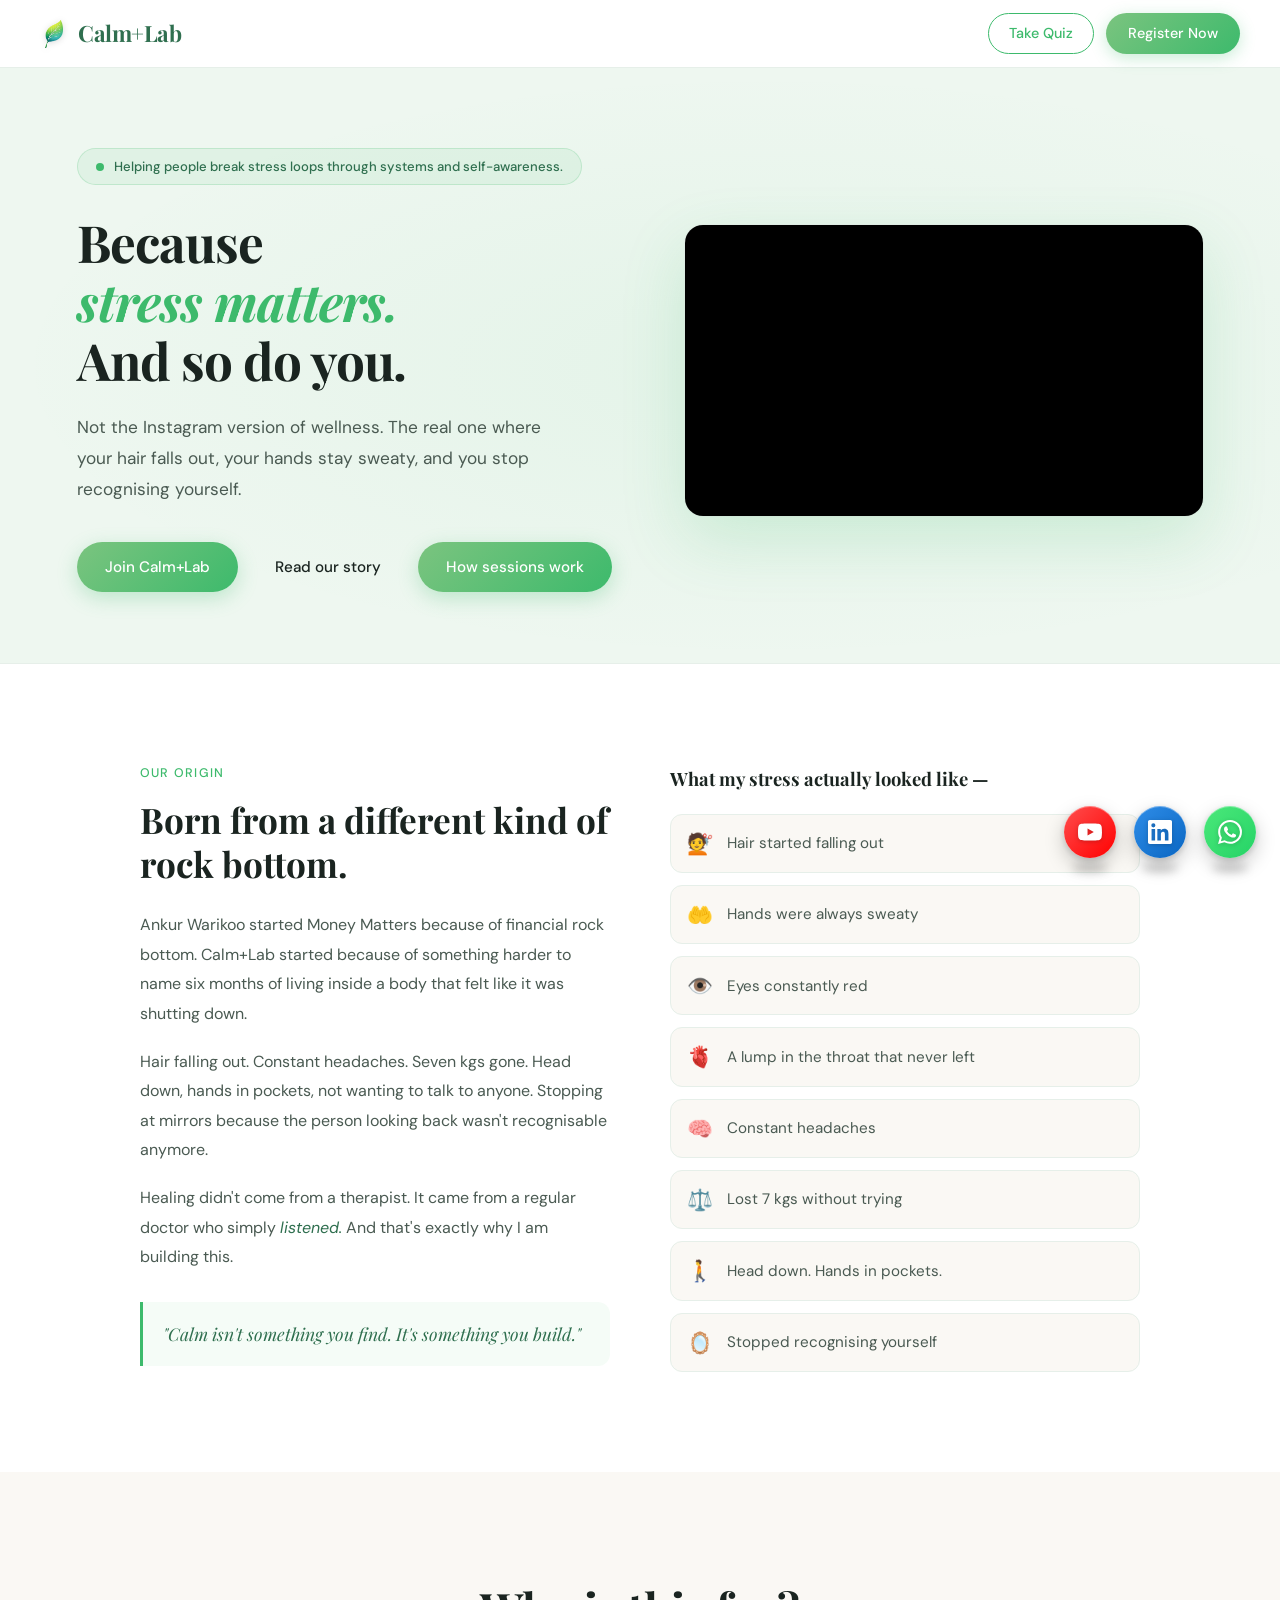
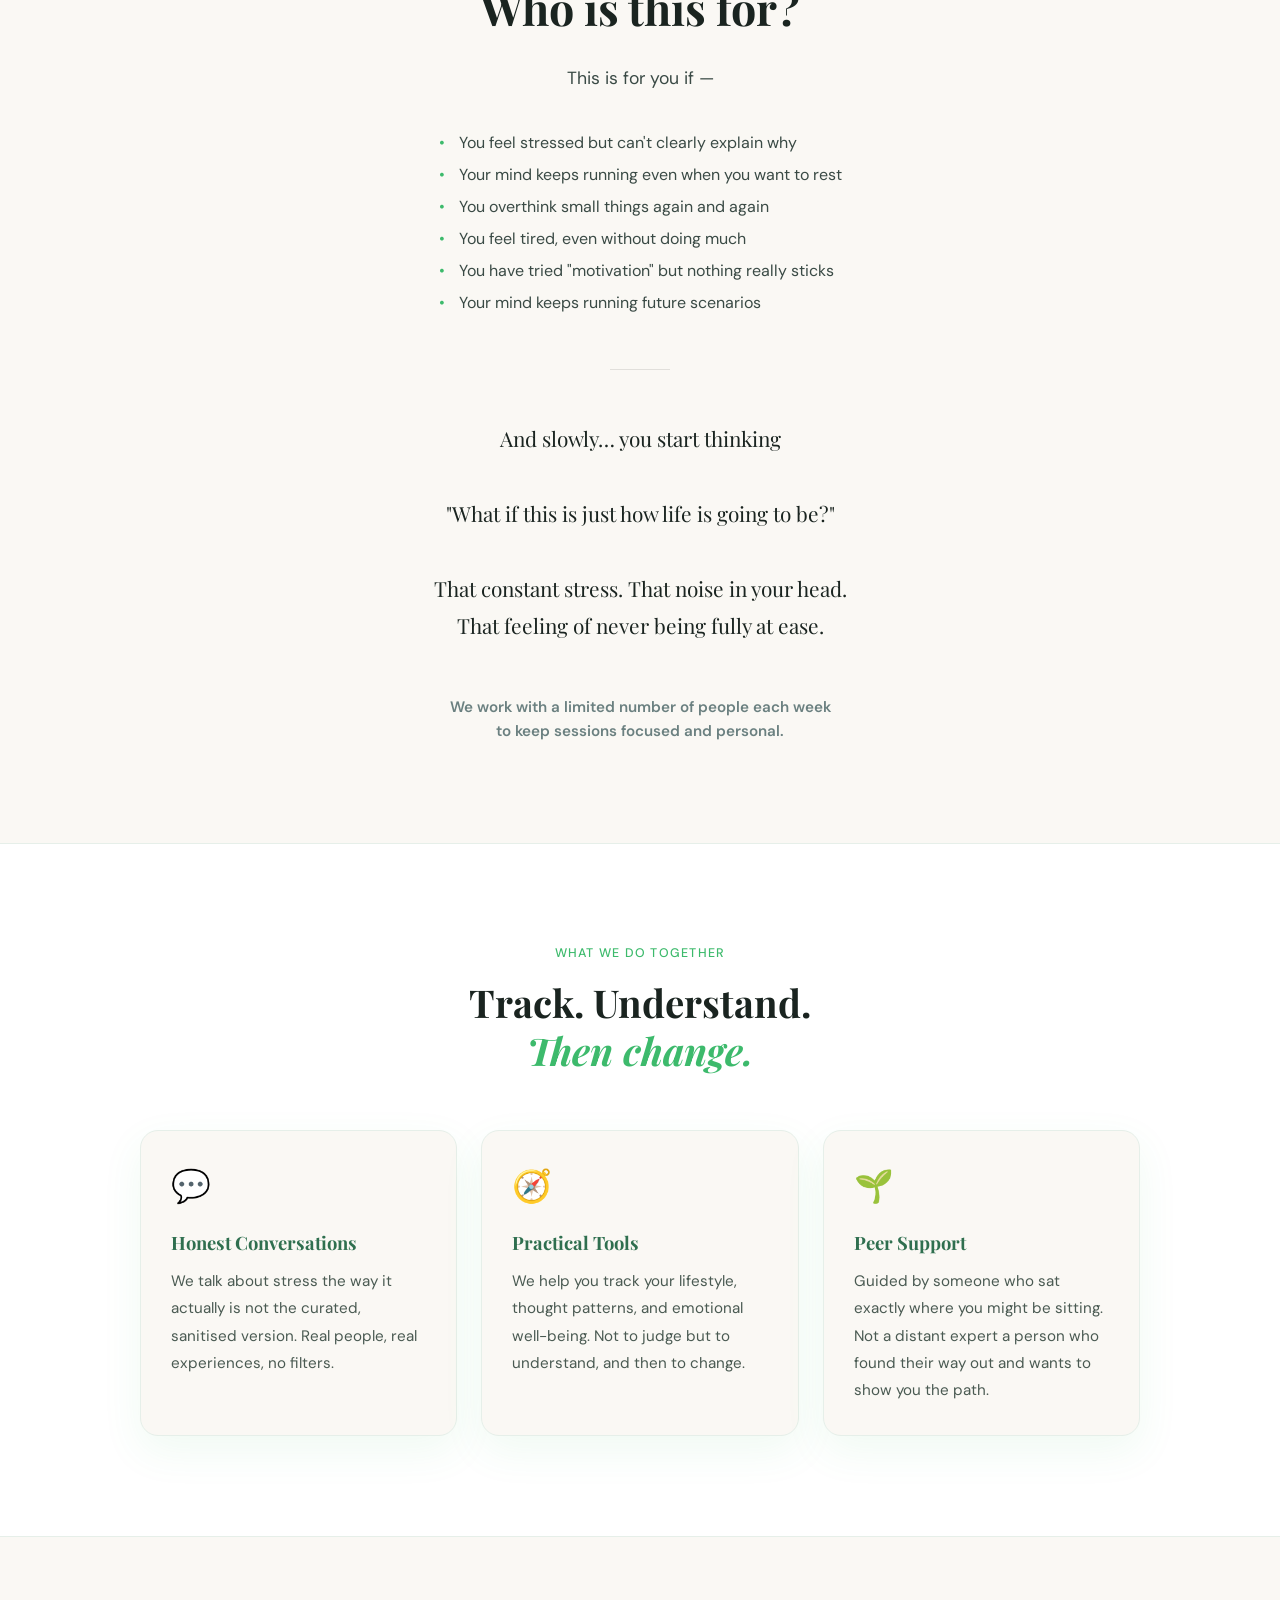
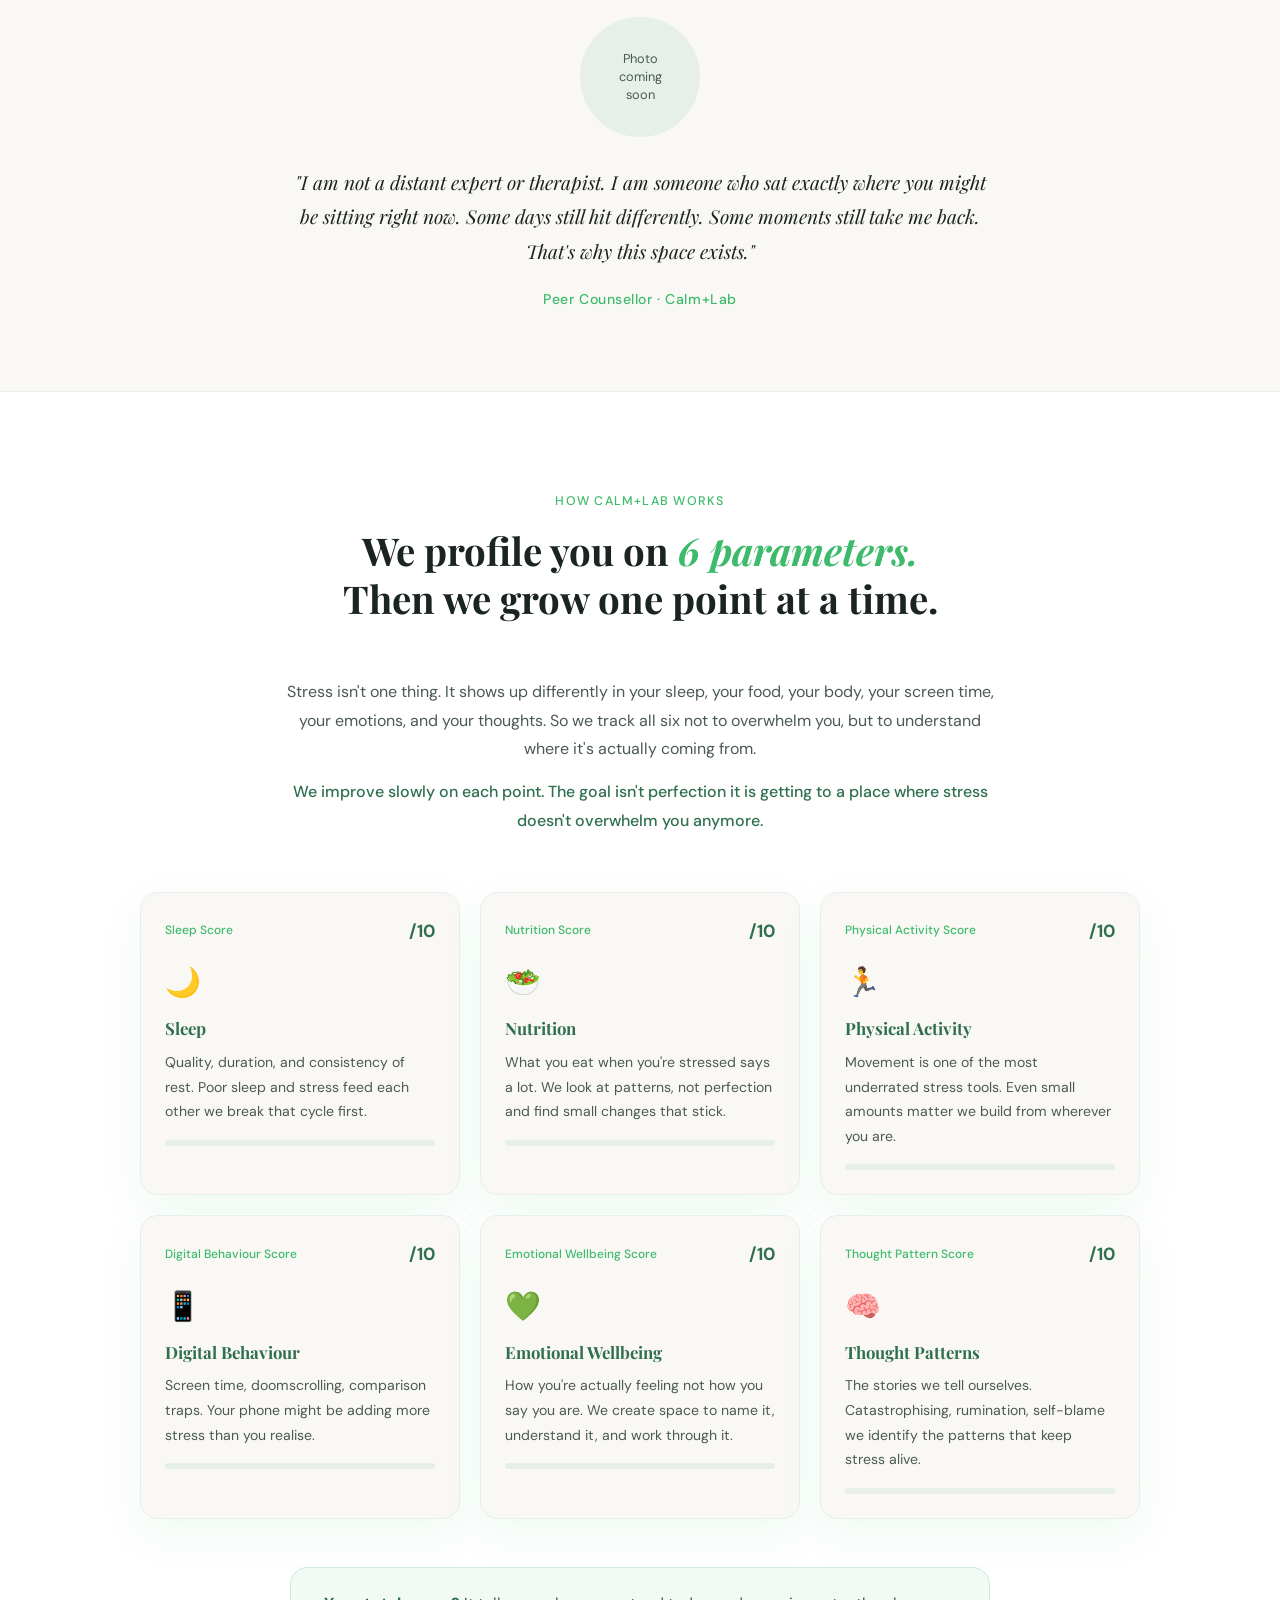
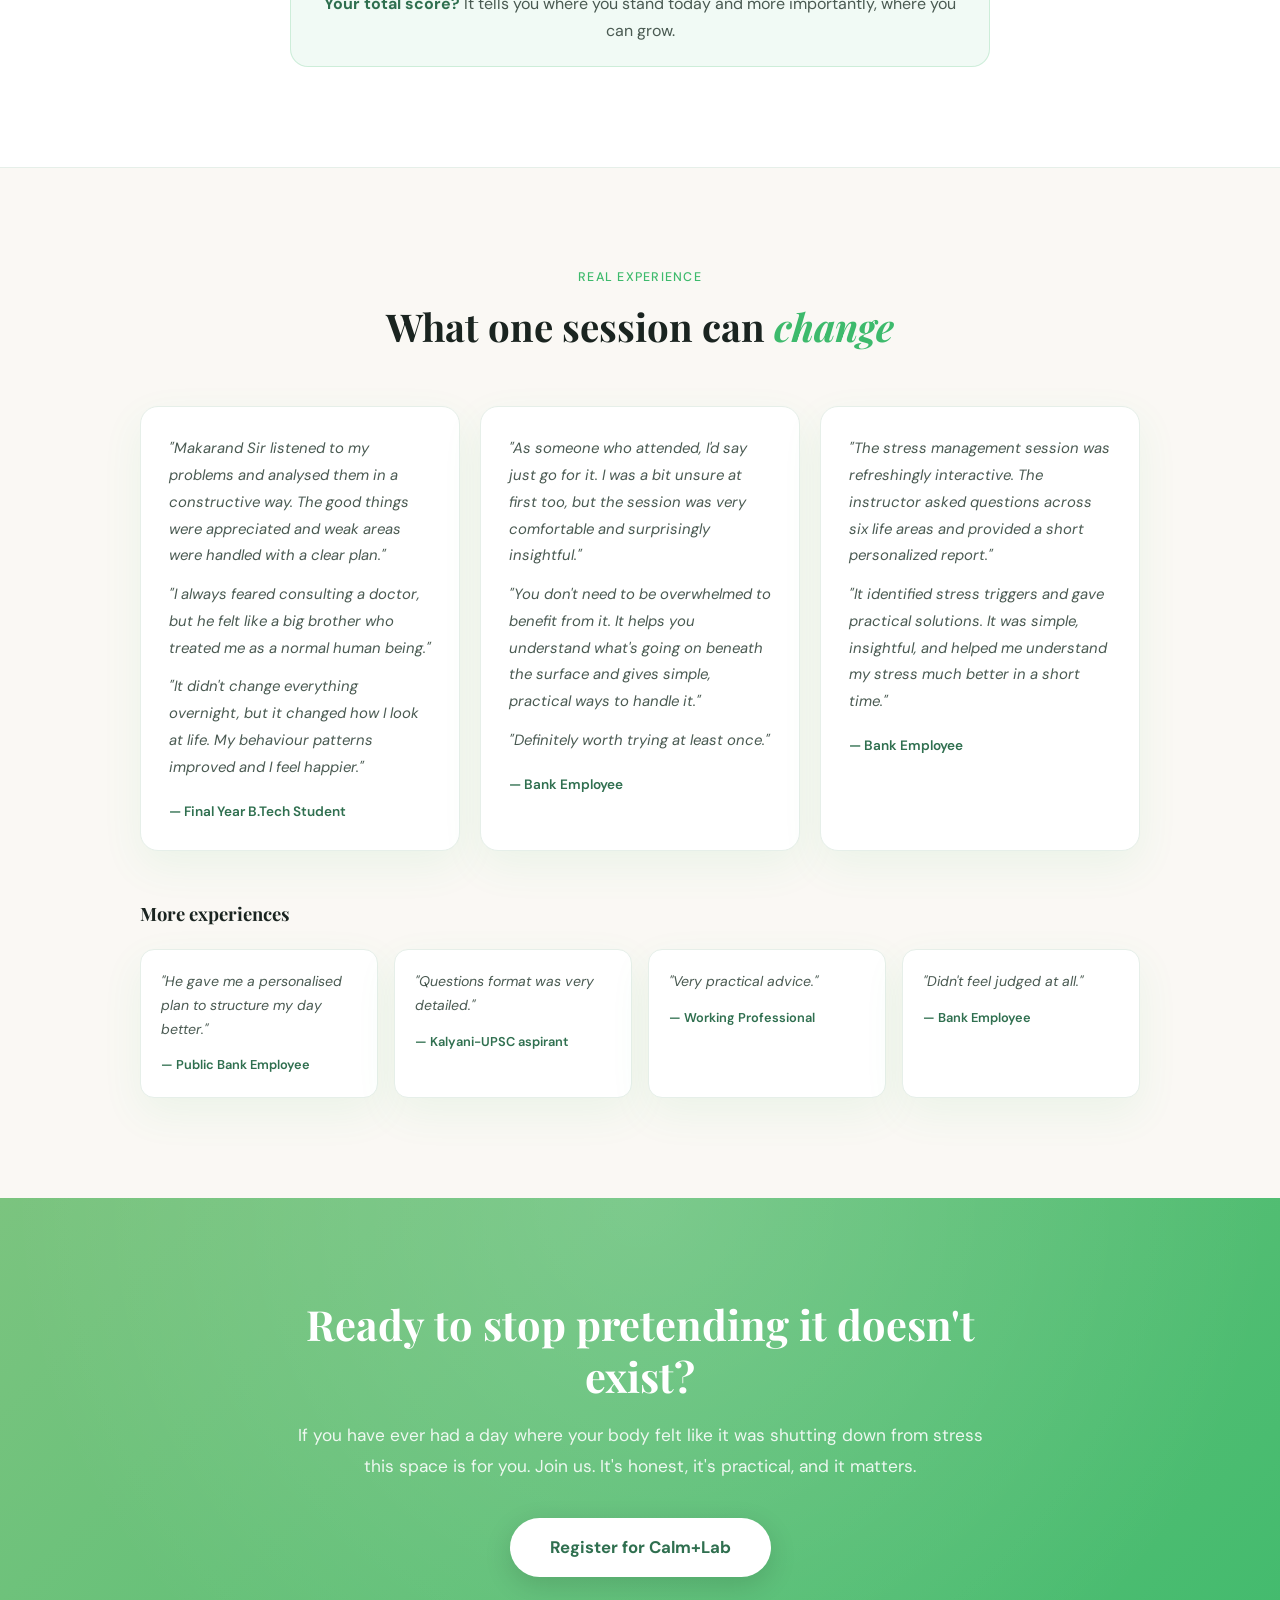
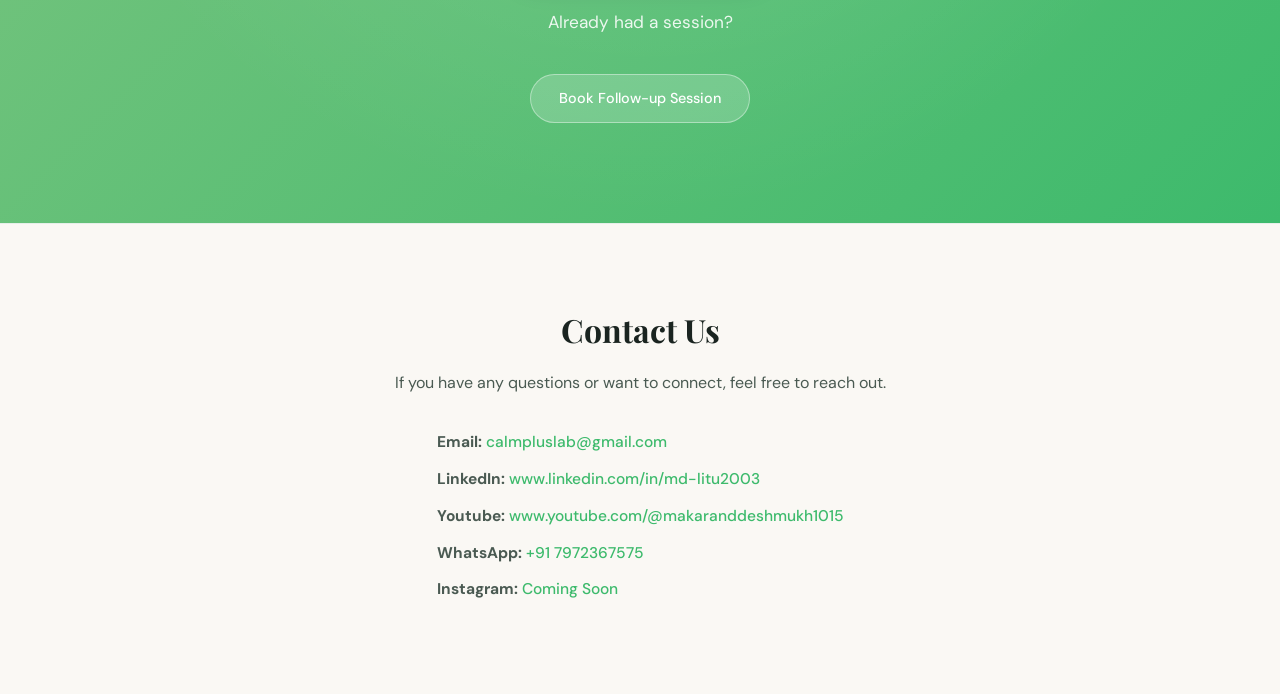
<file: index.html>
<!DOCTYPE html>
<html lang="en">
<head>
  <meta charset="UTF-8">
  <meta name="viewport" content="width=device-width, initial-scale=1.0">
  <title>Calm+Lab</title>
  <link rel="preconnect" href="https://fonts.googleapis.com">
  <link rel="preconnect" href="https://fonts.gstatic.com" crossorigin>
  <link href="https://fonts.googleapis.com/css2?family=Playfair+Display:ital,wght@0,400;0,600;0,700;1,400;1,600&family=DM+Sans:wght@300;400;500&display=swap" rel="stylesheet">
  <link rel="stylesheet" href="index.css">
</head>
<body>

<!-- NAV -->
<nav>
  <div class="nav-logo-text">
    <img src="logo.png" alt="Calm+Lab leaf logo" class="nav-logo-img">
    <span class="brand">Calm+Lab</span>
  </div>
  <div class="nav-actions">
    <a href="quiz.html" class="nav-quiz">Take Quiz</a>
    <a href="https://forms.gle/Rzusw9EZgvXhvq6D9" target="_blank" class="nav-register">Register Now</a>
  </div>
</nav>

<!-- HERO -->
<section class="hero">
  <div class="hero-bg"></div>

  <!-- LEFT CONTENT -->
  <div class="hero-content">
    <div class="hero-tag">
      <div class="hero-tag-dot"></div>
      Helping people break stress loops through systems and self-awareness.
    </div>

    <h1>
      Because<br><em>stress matters.</em><br>And so do you.
    </h1>

    <p class="hero-sub">
      Not the Instagram version of wellness. The real one where your hair falls out, your hands stay sweaty, and you stop recognising yourself.
    </p>

    <div class="hero-actions">
      <a href="#register" class="btn-primary">Join Calm+Lab</a>
      <a href="#story" class="btn-ghost">Read our story</a>
      <a href="sessions.html" target="_blank" class="btn-primary">How sessions work</a>
    </div>
  </div>

  <!-- RIGHT SIDE YOUTUBE VIDEO -->
  <div class="hero-video">
    <iframe
      src="https://www.youtube.com/embed/9Ov7OYyxato?autoplay=1&mute=1&rel=0&playsinline=1"
      allow="autoplay; encrypted-media"
      title="Calm Lab Intro"
      allowfullscreen>
    </iframe>
  </div>
</section>

<!-- STORY -->
<section class="story" id="story">
  <div class="story-inner">
    <div class="story-text reveal">
      <div class="section-label">Our Origin</div>
      <h2>Born from a different kind of rock bottom.</h2>
      <p>
        Ankur Warikoo started Money Matters because of financial rock bottom.
        Calm+Lab started because of something harder to name six months of living inside a body that felt like it was shutting down.
      </p>
      <p>
        Hair falling out. Constant headaches. Seven kgs gone. Head down, hands in pockets, not wanting to talk to anyone. Stopping at mirrors because the person looking back wasn't recognisable anymore.
      </p>
      <p>
        Healing didn't come from a therapist. It came from a regular doctor who simply <em>listened.</em>
        And that's exactly why I am building this.
      </p>
      <div class="story-quote">
        <p>"Calm isn't something you find. It's something you build."</p>
      </div>
    </div>

    <div class="symptoms reveal">
      <h3>What my stress actually looked like —</h3>
      <div class="symptom-list">
        <div class="symptom-item"><div class="symptom-icon">💇</div>Hair started falling out</div>
        <div class="symptom-item"><div class="symptom-icon">🤲</div>Hands were always sweaty</div>
        <div class="symptom-item"><div class="symptom-icon">👁️</div>Eyes constantly red</div>
        <div class="symptom-item"><div class="symptom-icon">🫀</div>A lump in the throat that never left</div>
        <div class="symptom-item"><div class="symptom-icon">🧠</div>Constant headaches</div>
        <div class="symptom-item"><div class="symptom-icon">⚖️</div>Lost 7 kgs without trying</div>
        <div class="symptom-item"><div class="symptom-icon">🚶</div>Head down. Hands in pockets.</div>
        <div class="symptom-item"><div class="symptom-icon">🪞</div>Stopped recognising yourself</div>
      </div>
    </div>
  </div>
</section>

<!-- WHO IS THIS FOR -->
<section class="who-section">
  <div class="who-inner">
    <h2>Who is this for?</h2>
    <p class="who-sub">This is for you if —</p>
    <ul class="who-list">
      <li>You feel stressed but can't clearly explain why</li>
      <li>Your mind keeps running even when you want to rest</li>
      <li>You overthink small things again and again</li>
      <li>You feel tired, even without doing much</li>
      <li>You have tried "motivation" but nothing really sticks</li>
      <li>Your mind keeps running future scenarios</li>
    </ul>
    <div class="who-divider"></div>
    <p class="who-scenario">
      And slowly… you start thinking <br><br>
      "What if this is just how life is going to be?"<br><br>
      That constant stress. That noise in your head.<br>
      That feeling of never being fully at ease.
    </p>
    <p class="who-scarcity">
      We work with a limited number of people each week<br>
      to keep sessions focused and personal.
    </p>
  </div>
</section>

<!-- WHAT WE DO -->
<section class="what-we-do" id="what-we-do">
  <div class="section-header reveal">
    <span class="section-label">What we do together</span>
    <h2>Track. Understand.<br><em>Then change.</em></h2>
  </div>

  <div class="cards">
    <div class="card reveal">
      <div class="card-icon">💬</div>
      <h3>Honest Conversations</h3>
      <p>We talk about stress the way it actually is not the curated, sanitised version. Real people, real experiences, no filters.</p>
    </div>
    <div class="card reveal">
      <div class="card-icon">🧭</div>
      <h3>Practical Tools</h3>
      <p>We help you track your lifestyle, thought patterns, and emotional well-being. Not to judge but to understand, and then to change.</p>
    </div>
    <div class="card reveal">
      <div class="card-icon">🌱</div>
      <h3>Peer Support</h3>
      <p>Guided by someone who sat exactly where you might be sitting. Not a distant expert a person who found their way out and wants to show you the path.</p>
    </div>
  </div>
</section>

<!-- FOUNDER -->
<section class="founder">
  <div class="founder-inner reveal">
    <div class="founder-photo-placeholder">Photo<br>coming<br>soon</div>
    <blockquote>
      "I am not a distant expert or therapist. I am someone who sat exactly where you might be sitting right now. Some days still hit differently. Some moments still take me back. That's why this space exists."
    </blockquote>
    <div class="founder-name">Peer Counsellor · Calm+Lab</div>
  </div>
</section>

<!-- SIX PARAMETERS -->
<section class="six-params">
  <div class="section-header reveal">
    <span class="section-label">How Calm+Lab works</span>
    <h2>We profile you on <em>6 parameters.</em><br>Then we grow one point at a time.</h2>
  </div>

  <div class="params-intro reveal">
    <p>Stress isn't one thing. It shows up differently in your sleep, your food, your body, your screen time, your emotions, and your thoughts. So we track all six not to overwhelm you, but to understand where it's actually coming from.</p>
    <p class="params-promise">We improve slowly on each point. The goal isn't perfection it is getting to a place where stress doesn't overwhelm you anymore.</p>
  </div>

  <div class="params-grid">
    <div class="param-card reveal" style="--i:0">
      <div class="param-score"><span class="score-label">Sleep Score</span><span class="score-value">/10</span></div>
      <div class="param-icon">🌙</div>
      <h3>Sleep</h3>
      <p>Quality, duration, and consistency of rest. Poor sleep and stress feed each other we break that cycle first.</p>
      <div class="param-bar"><div class="param-fill" style="--fill:0%"></div></div>
    </div>
    <div class="param-card reveal" style="--i:1">
      <div class="param-score"><span class="score-label">Nutrition Score</span><span class="score-value">/10</span></div>
      <div class="param-icon">🥗</div>
      <h3>Nutrition</h3>
      <p>What you eat when you're stressed says a lot. We look at patterns, not perfection and find small changes that stick.</p>
      <div class="param-bar"><div class="param-fill" style="--fill:0%"></div></div>
    </div>
    <div class="param-card reveal" style="--i:2">
      <div class="param-score"><span class="score-label">Physical Activity Score</span><span class="score-value">/10</span></div>
      <div class="param-icon">🏃</div>
      <h3>Physical Activity</h3>
      <p>Movement is one of the most underrated stress tools. Even small amounts matter we build from wherever you are.</p>
      <div class="param-bar"><div class="param-fill" style="--fill:0%"></div></div>
    </div>
    <div class="param-card reveal" style="--i:3">
      <div class="param-score"><span class="score-label">Digital Behaviour Score</span><span class="score-value">/10</span></div>
      <div class="param-icon">📱</div>
      <h3>Digital Behaviour</h3>
      <p>Screen time, doomscrolling, comparison traps. Your phone might be adding more stress than you realise.</p>
      <div class="param-bar"><div class="param-fill" style="--fill:0%"></div></div>
    </div>
    <div class="param-card reveal" style="--i:4">
      <div class="param-score"><span class="score-label">Emotional Wellbeing Score</span><span class="score-value">/10</span></div>
      <div class="param-icon">💚</div>
      <h3>Emotional Wellbeing</h3>
      <p>How you're actually feeling not how you say you are. We create space to name it, understand it, and work through it.</p>
      <div class="param-bar"><div class="param-fill" style="--fill:0%"></div></div>
    </div>
    <div class="param-card reveal" style="--i:5">
      <div class="param-score"><span class="score-label">Thought Pattern Score</span><span class="score-value">/10</span></div>
      <div class="param-icon">🧠</div>
      <h3>Thought Patterns</h3>
      <p>The stories we tell ourselves. Catastrophising, rumination, self-blame we identify the patterns that keep stress alive.</p>
      <div class="param-bar"><div class="param-fill" style="--fill:0%"></div></div>
    </div>
  </div>

  <div class="params-cta reveal">
    <div class="params-cta-text">
      <strong>Your total score?</strong> It tells you where you stand today and more importantly, where you can grow.
    </div>
  </div>
</section>

<!-- TESTIMONIALS -->
<section class="testimonial">
  <div class="testimonial-inner reveal">
    <div class="section-header">
      <span class="section-label">REAL EXPERIENCE</span>
      <h2>What one session can <em>change</em></h2>
    </div>

    <div class="main-scroll">
      <div class="testimonial-card">
        <p>"Makarand Sir listened to my problems and analysed them in a constructive way. The good things were appreciated and weak areas were handled with a clear plan."</p>
        <p>"I always feared consulting a doctor, but he felt like a big brother who treated me as a normal human being."</p>
        <p>"It didn't change everything overnight, but it changed how I look at life. My behaviour patterns improved and I feel happier."</p>
        <div class="testimonial-author">— Final Year B.Tech Student</div>
      </div>

      <div class="testimonial-card">
        <p>"As someone who attended, I'd say just go for it. I was a bit unsure at first too, but the session was very comfortable and surprisingly insightful."</p>
        <p>"You don't need to be overwhelmed to benefit from it. It helps you understand what's going on beneath the surface and gives simple, practical ways to handle it."</p>
        <p>"Definitely worth trying at least once."</p>
        <div class="testimonial-author">— Bank Employee</div>
      </div>

      <div class="testimonial-card">
        <p>"The stress management session was refreshingly interactive. The instructor asked questions across six life areas and provided a short personalized report."</p>
        <p>"It identified stress triggers and gave practical solutions. It was simple, insightful, and helped me understand my stress much better in a short time."</p>
        <div class="testimonial-author">— Bank Employee</div>
      </div>
    </div>

    <div class="scroll-title"><h3>More experiences</h3></div>
    <div class="scroll-container">
      <div class="scroll-card"><p>"He gave me a personalised plan to structure my day better."</p><span>— Public Bank Employee</span></div>
      <div class="scroll-card"><p>"Questions format was very detailed."</p><span>— Kalyani-UPSC aspirant</span></div>
      <div class="scroll-card"><p>"Very practical advice."</p><span>— Working Professional</span></div>
      <div class="scroll-card"><p>"Didn't feel judged at all."</p><span>— Bank Employee</span></div>
    </div>
  </div>
</section>

<!-- REGISTER -->
<section class="register" id="register">
  <div class="register-glow"></div>
  <div class="register-inner reveal">
    <h2>Ready to stop pretending it doesn't exist?</h2>
    <p>If you have ever had a day where your body felt like it was shutting down from stress this space is for you. Join us. It's honest, it's practical, and it matters.</p>
    <a href="https://forms.gle/Rzusw9EZgvXhvq6D9" class="register-btn" target="_blank">Register for Calm+Lab</a>
    <div class="followup-block">
      <p class="followup-label">Already had a session?</p>
      <a href="https://forms.gle/mYuvkQbKpc5mt2Pu9" target="_blank" class="followup-btn">Book Follow-up Session</a>
    </div>
  </div>
</section>

<!-- CONTACT -->
<section class="contact">
  <div class="contact-inner">
    <h2>Contact Us</h2>
    <p>If you have any questions or want to connect, feel free to reach out.</p>
    <div class="contact-details">
      <p><strong>Email:</strong> <a href="mailto:calmpluslab@gmail.com">calmpluslab@gmail.com</a></p>
      <p><strong>LinkedIn:</strong> <a href="https://www.linkedin.com/in/md-litu2003" target="_blank">www.linkedin.com/in/md-litu2003</a></p>
      <p><strong>Youtube:</strong> <a href="https://www.youtube.com/@makaranddeshmukh1015" target="_blank">www.youtube.com/@makaranddeshmukh1015</a></p>
      <p><strong>WhatsApp:</strong> <a href="https://wa.me/917972367575" target="_blank">+91 7972367575</a></p>
      <p><strong>Instagram:</strong> <a href="https://instagram.com" target="_blank">Coming Soon</a></p>
    </div>
  </div>
</section>

<!-- FLOATING SOCIAL ICONS -->
<div class="float-social">
  <div class="float-icon-wrap">
    <a href="https://www.youtube.com/@makaranddeshmukh1015" target="_blank" class="float-icon float-yt" aria-label="YouTube">
      <svg viewBox="0 0 24 24" fill="currentColor" xmlns="http://www.w3.org/2000/svg">
        <path d="M23.498 6.186a3.016 3.016 0 0 0-2.122-2.136C19.505 3.545 12 3.545 12 3.545s-7.505 0-9.377.505A3.017 3.017 0 0 0 .502 6.186C0 8.07 0 12 0 12s0 3.93.502 5.814a3.016 3.016 0 0 0 2.122 2.136c1.871.505 9.376.505 9.376.505s7.505 0 9.377-.505a3.015 3.015 0 0 0 2.122-2.136C24 15.93 24 12 24 12s0-3.93-.502-5.814zM9.545 15.568V8.432L15.818 12l-6.273 3.568z"/>
      </svg>
    </a>
    <div class="float-shadow"></div>
  </div>
  <div class="float-icon-wrap">
    <a href="https://www.linkedin.com/in/md-litu2003" target="_blank" class="float-icon float-li" aria-label="LinkedIn">
      <svg viewBox="0 0 24 24" fill="currentColor" xmlns="http://www.w3.org/2000/svg">
        <path d="M20.447 20.452h-3.554v-5.569c0-1.328-.027-3.037-1.852-3.037-1.853 0-2.136 1.445-2.136 2.939v5.667H9.351V9h3.414v1.561h.046c.477-.9 1.637-1.85 3.37-1.85 3.601 0 4.267 2.37 4.267 5.455v6.286zM5.337 7.433a2.062 2.062 0 0 1-2.063-2.065 2.064 2.064 0 1 1 2.063 2.065zm1.782 13.019H3.555V9h3.564v11.452zM22.225 0H1.771C.792 0 0 .774 0 1.729v20.542C0 23.227.792 24 1.771 24h20.451C23.2 24 24 23.227 24 22.271V1.729C24 .774 23.2 0 22.222 0h.003z"/>
      </svg>
    </a>
    <div class="float-shadow"></div>
  </div>
  <div class="float-icon-wrap">
    <a href="https://wa.me/917972367575" target="_blank" class="float-icon float-wa" aria-label="WhatsApp">
      <svg viewBox="0 0 24 24" fill="currentColor" xmlns="http://www.w3.org/2000/svg">
        <path d="M17.472 14.382c-.297-.149-1.758-.867-2.03-.967-.273-.099-.471-.148-.67.15-.197.297-.767.966-.94 1.164-.173.199-.347.223-.644.075-.297-.15-1.255-.463-2.39-1.475-.883-.788-1.48-1.761-1.653-2.059-.173-.297-.018-.458.13-.606.134-.133.298-.347.446-.52.149-.174.198-.298.298-.497.099-.198.05-.371-.025-.52-.075-.149-.669-1.612-.916-2.207-.242-.579-.487-.5-.669-.51-.173-.008-.371-.01-.57-.01-.198 0-.52.074-.792.372-.272.297-1.04 1.016-1.04 2.479 0 1.462 1.065 2.875 1.213 3.074.149.198 2.096 3.2 5.077 4.487.709.306 1.262.489 1.694.625.712.227 1.36.195 1.871.118.571-.085 1.758-.719 2.006-1.413.248-.694.248-1.289.173-1.413-.074-.124-.272-.198-.57-.347m-5.421 7.403h-.004a9.87 9.87 0 0 1-5.031-1.378l-.361-.214-3.741.982.998-3.648-.235-.374a9.86 9.86 0 0 1-1.51-5.26c.001-5.45 4.436-9.884 9.888-9.884 2.64 0 5.122 1.03 6.988 2.898a9.825 9.825 0 0 1 2.893 6.994c-.003 5.45-4.437 9.884-9.885 9.884m8.413-18.297A11.815 11.815 0 0 0 12.05 0C5.495 0 .16 5.335.157 11.892c0 2.096.547 4.142 1.588 5.945L.057 24l6.305-1.654a11.882 11.882 0 0 0 5.683 1.448h.005c6.554 0 11.89-5.335 11.893-11.893a11.821 11.821 0 0 0-3.48-8.413z"/>
      </svg>
    </a>
    <div class="float-shadow"></div>
  </div>
</div>

<script src="index.js"></script>
</body>
</html>
</file>
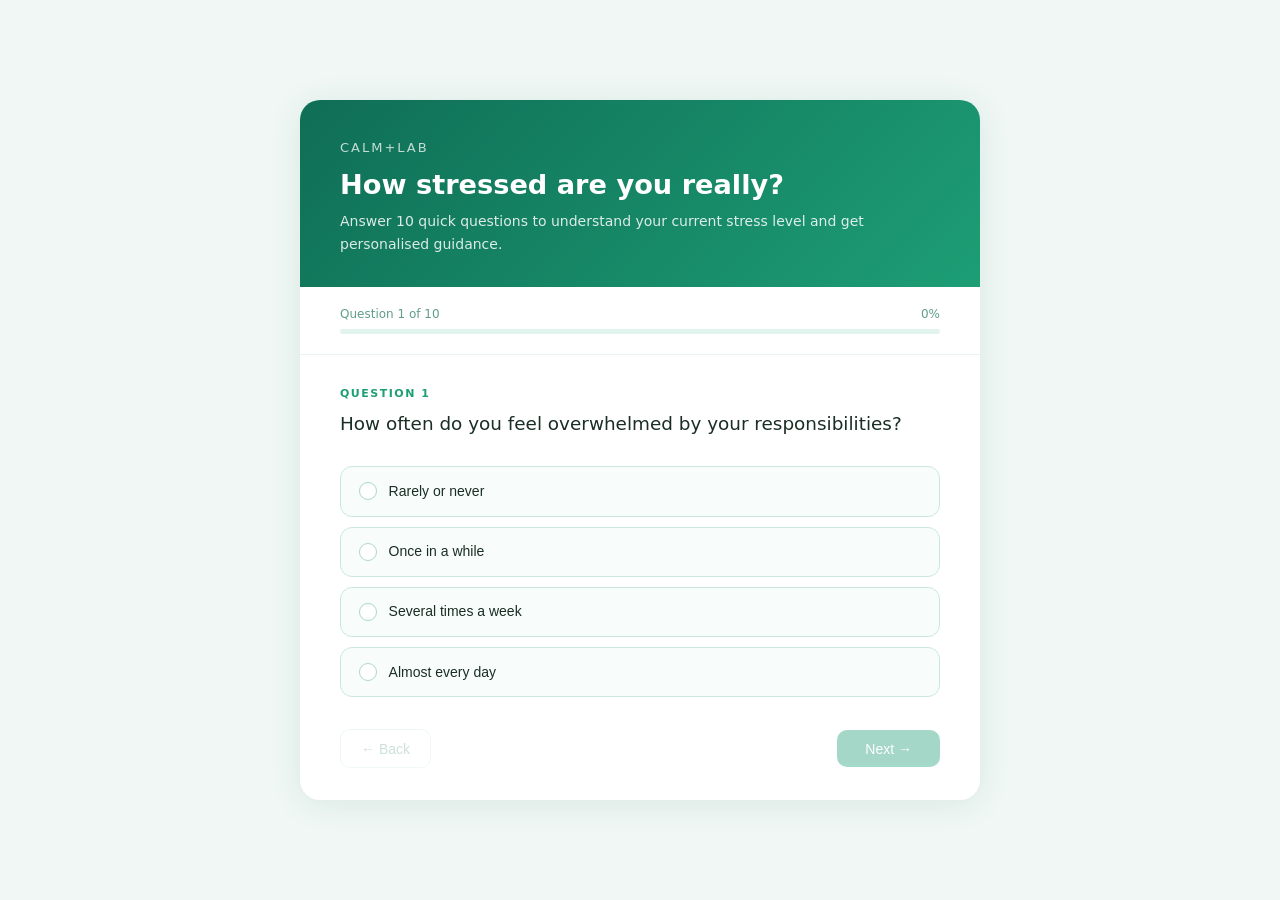
<file: quiz.html>
<!DOCTYPE html>
<html lang="en">
<head>
<meta charset="UTF-8">
<meta name="viewport" content="width=device-width, initial-scale=1.0">
<title>Calm+Lab Stress Assessment</title>
<style>
  * { box-sizing: border-box; margin: 0; padding: 0; }

  body {
    font-family: 'Segoe UI', system-ui, -apple-system, sans-serif;
    background: #f0f7f4;
    min-height: 100vh;
    display: flex;
    align-items: center;
    justify-content: center;
    padding: 2rem 1rem;
    color: #1a2e25;
  }

  .quiz-container {
    background: #ffffff;
    border-radius: 20px;
    max-width: 680px;
    width: 100%;
    overflow: hidden;
    box-shadow: 0 4px 32px rgba(15, 110, 86, 0.10);
  }

  .quiz-header {
    background: linear-gradient(135deg, #0f6e56 0%, #1d9e75 100%);
    padding: 2.5rem 2.5rem 2rem;
    color: #ffffff;
  }

  .quiz-header .logo {
    font-size: 13px;
    letter-spacing: 2px;
    text-transform: uppercase;
    opacity: 0.75;
    margin-bottom: 0.75rem;
  }

  .quiz-header h1 {
    font-size: 1.7rem;
    font-weight: 600;
    margin-bottom: 0.5rem;
    line-height: 1.3;
  }

  .quiz-header p {
    font-size: 14px;
    opacity: 0.85;
    line-height: 1.6;
  }

  .progress-wrap {
    padding: 1.25rem 2.5rem 0;
    border-bottom: 1px solid #e8f4f0;
  }

  .progress-top {
    display: flex;
    justify-content: space-between;
    font-size: 12px;
    color: #5f9e87;
    margin-bottom: 8px;
    font-weight: 500;
  }

  .progress-bar-bg {
    height: 5px;
    background: #e1f5ee;
    border-radius: 99px;
    margin-bottom: 1.25rem;
  }

  .progress-bar-fill {
    height: 100%;
    background: #1d9e75;
    border-radius: 99px;
    transition: width 0.4s ease;
  }

  .question-area {
    padding: 2rem 2.5rem;
    min-height: 320px;
  }

  .question-number {
    font-size: 11px;
    text-transform: uppercase;
    letter-spacing: 1.5px;
    color: #1d9e75;
    font-weight: 600;
    margin-bottom: 0.6rem;
  }

  .question-text {
    font-size: 1.15rem;
    font-weight: 500;
    color: #1a2e25;
    line-height: 1.55;
    margin-bottom: 1.75rem;
  }

  .options-list {
    display: flex;
    flex-direction: column;
    gap: 10px;
  }

  .option-btn {
    background: #f8fdfb;
    border: 1.5px solid #cce8dd;
    border-radius: 12px;
    padding: 0.85rem 1.1rem;
    text-align: left;
    cursor: pointer;
    font-size: 14px;
    color: #1a2e25;
    line-height: 1.5;
    transition: all 0.18s ease;
    display: flex;
    align-items: center;
    gap: 12px;
  }

  .option-btn:hover {
    background: #e1f5ee;
    border-color: #5dcaa5;
    color: #0f6e56;
  }

  .option-btn.selected {
    background: #e1f5ee;
    border-color: #1d9e75;
    color: #0f6e56;
    font-weight: 500;
  }

  .option-btn.selected .opt-dot {
    background: #1d9e75;
    border-color: #1d9e75;
  }

  .option-btn.selected .opt-dot::after {
    opacity: 1;
  }

  .opt-dot {
    width: 18px;
    height: 18px;
    border-radius: 50%;
    border: 1.5px solid #aed6c5;
    flex-shrink: 0;
    position: relative;
    background: #fff;
  }

  .opt-dot::after {
    content: '';
    position: absolute;
    inset: 3px;
    border-radius: 50%;
    background: #fff;
    opacity: 0;
  }

  .nav-area {
    padding: 0 2.5rem 2rem;
    display: flex;
    justify-content: space-between;
    align-items: center;
    gap: 12px;
  }

  .btn-back {
    background: none;
    border: 1.5px solid #cce8dd;
    border-radius: 10px;
    padding: 0.65rem 1.25rem;
    font-size: 14px;
    color: #5f9e87;
    cursor: pointer;
    transition: all 0.15s;
  }

  .btn-back:hover { background: #f0f7f4; }
  .btn-back:disabled { opacity: 0.3; cursor: default; }

  .btn-next {
    background: #1d9e75;
    border: none;
    border-radius: 10px;
    padding: 0.65rem 1.75rem;
    font-size: 14px;
    font-weight: 500;
    color: #ffffff;
    cursor: pointer;
    transition: all 0.15s;
    margin-left: auto;
  }

  .btn-next:hover { background: #0f6e56; }
  .btn-next:disabled { opacity: 0.4; cursor: default; }

  .result-area {
    padding: 2rem 2.5rem 2.5rem;
    text-align: center;
    display: none;
  }

  .result-icon {
    width: 72px;
    height: 72px;
    border-radius: 50%;
    display: flex;
    align-items: center;
    justify-content: center;
    margin: 0 auto 1.25rem;
    font-size: 32px;
  }

  .result-label {
    font-size: 11px;
    text-transform: uppercase;
    letter-spacing: 1.5px;
    font-weight: 600;
    margin-bottom: 0.4rem;
  }

  .result-title {
    font-size: 1.5rem;
    font-weight: 600;
    color: #1a2e25;
    margin-bottom: 0.75rem;
  }

  .result-desc {
    font-size: 14px;
    color: #4a7060;
    line-height: 1.7;
    max-width: 480px;
    margin: 0 auto 1.75rem;
  }

  .result-score-bar {
    background: #e1f5ee;
    border-radius: 99px;
    height: 8px;
    margin: 0 auto 0.5rem;
    max-width: 320px;
    overflow: hidden;
  }

  .result-score-fill {
    height: 100%;
    border-radius: 99px;
    transition: width 1s ease 0.3s;
  }

  .score-labels {
    display: flex;
    justify-content: space-between;
    font-size: 11px;
    color: #9dbcb0;
    max-width: 320px;
    margin: 0 auto 2rem;
  }

  .btn-retake {
    background: none;
    border: 1.5px solid #1d9e75;
    border-radius: 10px;
    padding: 0.65rem 1.5rem;
    font-size: 14px;
    color: #1d9e75;
    font-weight: 500;
    cursor: pointer;
    transition: all 0.15s;
    margin-right: 8px;
  }

  .btn-retake:hover { background: #e1f5ee; }

  .btn-cta {
    background: #1d9e75;
    border: none;
    border-radius: 10px;
    padding: 0.65rem 1.5rem;
    font-size: 14px;
    font-weight: 500;
    color: #fff;
    cursor: pointer;
    text-decoration: none;
    display: inline-block;
    transition: all 0.15s;
  }

  .btn-cta:hover { background: #0f6e56; }

  @media (max-width: 480px) {
    .quiz-header { padding: 2rem 1.5rem 1.5rem; }
    .progress-wrap { padding: 1rem 1.5rem 0; }
    .question-area { padding: 1.5rem; min-height: auto; }
    .nav-area { padding: 0 1.5rem 1.5rem; }
    .result-area { padding: 1.5rem; }
  }
</style>
</head>
<body>

<div class="quiz-container">
  <div class="quiz-header">
    <div class="logo">Calm+Lab</div>
    <h1>How stressed are you really?</h1>
    <p>Answer 10 quick questions to understand your current stress level and get personalised guidance.</p>
  </div>

  <div class="progress-wrap" id="progressWrap">
    <div class="progress-top">
      <span id="progressText">Question 1 of 10</span>
      <span id="progressPct">0%</span>
    </div>
    <div class="progress-bar-bg">
      <div class="progress-bar-fill" id="progressBar" style="width:0%"></div>
    </div>
  </div>

  <div class="question-area" id="questionArea">
    <div class="question-number" id="qNum">Question 1</div>
    <div class="question-text" id="qText"></div>
    <div class="options-list" id="optionsList"></div>
  </div>

  <div class="nav-area" id="navArea">
    <button class="btn-back" id="btnBack" onclick="goBack()" disabled>← Back</button>
    <button class="btn-next" id="btnNext" onclick="goNext()" disabled>Next →</button>
  </div>

  <div class="result-area" id="resultArea">
    <div class="result-icon" id="resultIcon"></div>
    <div class="result-label" id="resultLabel"></div>
    <div class="result-title" id="resultTitle"></div>
    <div class="result-desc" id="resultDesc"></div>
    <div class="result-score-bar">
      <div class="result-score-fill" id="scoreFill"></div>
    </div>
    <div class="score-labels">
      <span>Low stress</span>
      <span>Moderate</span>
      <span>High stress</span>
    </div>
    <div>
      <button class="btn-retake" onclick="retake()">Retake quiz</button>
      <a class="btn-cta" href="https://calmpluslab-web.github.io/CalmPlusLab/" target="_blank">Explore Calm+Lab →</a>
    </div>
  </div>
</div>

<script>
const questions = [
  {
    text: "How often do you feel overwhelmed by your responsibilities?",
    options: [
      { label: "Rarely or never", score: 1 },
      { label: "Once in a while", score: 2 },
      { label: "Several times a week", score: 3 },
      { label: "Almost every day", score: 4 }
    ]
  },
  {
    text: "How well are you sleeping on most nights?",
    options: [
      { label: "Very well — I wake up feeling rested", score: 1 },
      { label: "Fairly well, with occasional trouble", score: 2 },
      { label: "Poorly — I often wake up tired", score: 3 },
      { label: "Very poorly — sleep feels impossible lately", score: 4 }
    ]
  },
  {
    text: "How often do you experience physical symptoms like headaches, muscle tension, or a tight chest?",
    options: [
      { label: "Rarely — I feel physically at ease", score: 1 },
      { label: "Occasionally", score: 2 },
      { label: "Fairly often — it's becoming a pattern", score: 3 },
      { label: "Almost daily", score: 4 }
    ]
  },
  {
    text: "How easy is it for you to concentrate on tasks or work?",
    options: [
      { label: "Very easy — my focus is sharp", score: 1 },
      { label: "Mostly fine, but I get distracted sometimes", score: 2 },
      { label: "Difficult — my mind wanders frequently", score: 3 },
      { label: "Very difficult — I can barely focus at all", score: 4 }
    ]
  },
  {
    text: "How do you feel about the time you have for yourself each day?",
    options: [
      { label: "I have plenty of time for myself", score: 1 },
      { label: "I manage to find some personal time", score: 2 },
      { label: "I rarely get time for myself", score: 3 },
      { label: "I feel completely depleted with no downtime", score: 4 }
    ]
  },
  {
    text: "How often do you feel irritable or short-tempered lately?",
    options: [
      { label: "Rarely — I feel calm and patient", score: 1 },
      { label: "Occasionally, but not often", score: 2 },
      { label: "Often — small things easily bother me", score: 3 },
      { label: "Almost constantly", score: 4 }
    ]
  },
  {
    text: "How connected do you feel to people around you (family, friends, colleagues)?",
    options: [
      { label: "Very connected and supported", score: 1 },
      { label: "Mostly connected", score: 2 },
      { label: "Somewhat isolated", score: 3 },
      { label: "Quite lonely or disconnected", score: 4 }
    ]
  },
  {
    text: "How often do you engage in activities that help you relax (exercise, hobbies, meditation, etc.)?",
    options: [
      { label: "Regularly — it's part of my routine", score: 1 },
      { label: "Sometimes, when I remember to", score: 2 },
      { label: "Rarely — I don't seem to find the time", score: 3 },
      { label: "Almost never", score: 4 }
    ]
  },
  {
    text: "How would you describe your overall mood over the past two weeks?",
    options: [
      { label: "Mostly positive and balanced", score: 1 },
      { label: "Up and down, but generally okay", score: 2 },
      { label: "Mostly low or anxious", score: 3 },
      { label: "Persistent heaviness or hopelessness", score: 4 }
    ]
  },
  {
    text: "When you imagine the next week ahead, how do you feel?",
    options: [
      { label: "Positive — I'm looking forward to it", score: 1 },
      { label: "Neutral — just getting through it", score: 2 },
      { label: "A bit dread — it feels like a lot", score: 3 },
      { label: "Overwhelmed — I wish I could escape", score: 4 }
    ]
  }
];

const results = [
  {
    min: 10, max: 17,
    icon: "🌿",
    iconBg: "#e1f5ee", iconColor: "#0f6e56",
    label: "Low stress",
    labelColor: "#1d9e75",
    title: "You're doing really well",
    desc: "Your stress levels appear to be low and well-managed. You likely have healthy routines and a good support system. Keep nurturing your habits — they're working. Consider sharing what helps you with those around you.",
    barColor: "#5dcaa5",
    barPct: "20%"
  },
  {
    min: 18, max: 25,
    icon: "🌱",
    iconBg: "#faeeda", iconColor: "#854f0b",
    label: "Mild stress",
    labelColor: "#ba7517",
    title: "A few areas to watch",
    desc: "You're managing reasonably well, but some parts of your life may be starting to strain your reserves. A little more attention to sleep, relaxation, and connection could make a big difference before stress builds up.",
    barColor: "#ef9f27",
    barPct: "42%"
  },
  {
    min: 26, max: 33,
    icon: "🌊",
    iconBg: "#faece7", iconColor: "#993c1d",
    label: "Moderate stress",
    labelColor: "#d85a30",
    title: "Stress is weighing on you",
    desc: "Your responses suggest you're carrying a significant amount of stress. This is common, but it deserves your attention. Small consistent steps — better boundaries, support, or professional guidance — can meaningfully reduce your load.",
    barColor: "#d85a30",
    barPct: "65%"
  },
  {
    min: 34, max: 40,
    icon: "🫶",
    iconBg: "#fbeaf0", iconColor: "#993556",
    label: "High stress",
    labelColor: "#d4537e",
    title: "You need support right now",
    desc: "Your stress levels are high, and we want you to know — it's okay to ask for help. What you're feeling is real and valid. Please consider reaching out to a mental health professional or someone you trust. You don't have to carry this alone.",
    barColor: "#d4537e",
    barPct: "90%"
  }
];

let current = 0;
let answers = new Array(questions.length).fill(null);

function render() {
  const q = questions[current];
  document.getElementById('qNum').textContent = `Question ${current + 1}`;
  document.getElementById('qText').textContent = q.text;
  document.getElementById('progressText').textContent = `Question ${current + 1} of ${questions.length}`;
  const pct = Math.round((current / questions.length) * 100);
  document.getElementById('progressPct').textContent = pct + '%';
  document.getElementById('progressBar').style.width = pct + '%';

  const list = document.getElementById('optionsList');
  list.innerHTML = '';
  q.options.forEach((opt, i) => {
    const btn = document.createElement('button');
    btn.className = 'option-btn' + (answers[current] === i ? ' selected' : '');
    btn.innerHTML = `<span class="opt-dot"></span><span>${opt.label}</span>`;
    btn.onclick = () => selectOption(i);
    list.appendChild(btn);
  });

  document.getElementById('btnBack').disabled = current === 0;
  document.getElementById('btnNext').disabled = answers[current] === null;
  document.getElementById('btnNext').textContent = current === questions.length - 1 ? 'See my results →' : 'Next →';
}

function selectOption(i) {
  answers[current] = i;
  render();
}

function goNext() {
  if (answers[current] === null) return;
  if (current === questions.length - 1) {
    showResult();
  } else {
    current++;
    render();
  }
}

function goBack() {
  if (current > 0) { current--; render(); }
}

function showResult() {
  const total = answers.reduce((sum, a, i) => sum + questions[i].options[a].score, 0);
  const r = results.find(r => total >= r.min && total <= r.max) || results[results.length - 1];

  document.getElementById('progressWrap').style.display = 'none';
  document.getElementById('questionArea').style.display = 'none';
  document.getElementById('navArea').style.display = 'none';

  const ra = document.getElementById('resultArea');
  ra.style.display = 'block';

  const icon = document.getElementById('resultIcon');
  icon.textContent = r.icon;
  icon.style.background = r.iconBg;
  icon.style.color = r.iconColor;

  const lbl = document.getElementById('resultLabel');
  lbl.textContent = r.label;
  lbl.style.color = r.labelColor;

  document.getElementById('resultTitle').textContent = r.title;
  document.getElementById('resultDesc').textContent = r.desc;

  const fill = document.getElementById('scoreFill');
  fill.style.background = r.barColor;
  fill.style.width = '0%';
  setTimeout(() => { fill.style.width = r.barPct; }, 100);
}

function retake() {
  current = 0;
  answers = new Array(questions.length).fill(null);
  document.getElementById('progressWrap').style.display = '';
  document.getElementById('questionArea').style.display = '';
  document.getElementById('navArea').style.display = '';
  document.getElementById('resultArea').style.display = 'none';
  render();
}

render();
</script>
</body>
</html>
</file>
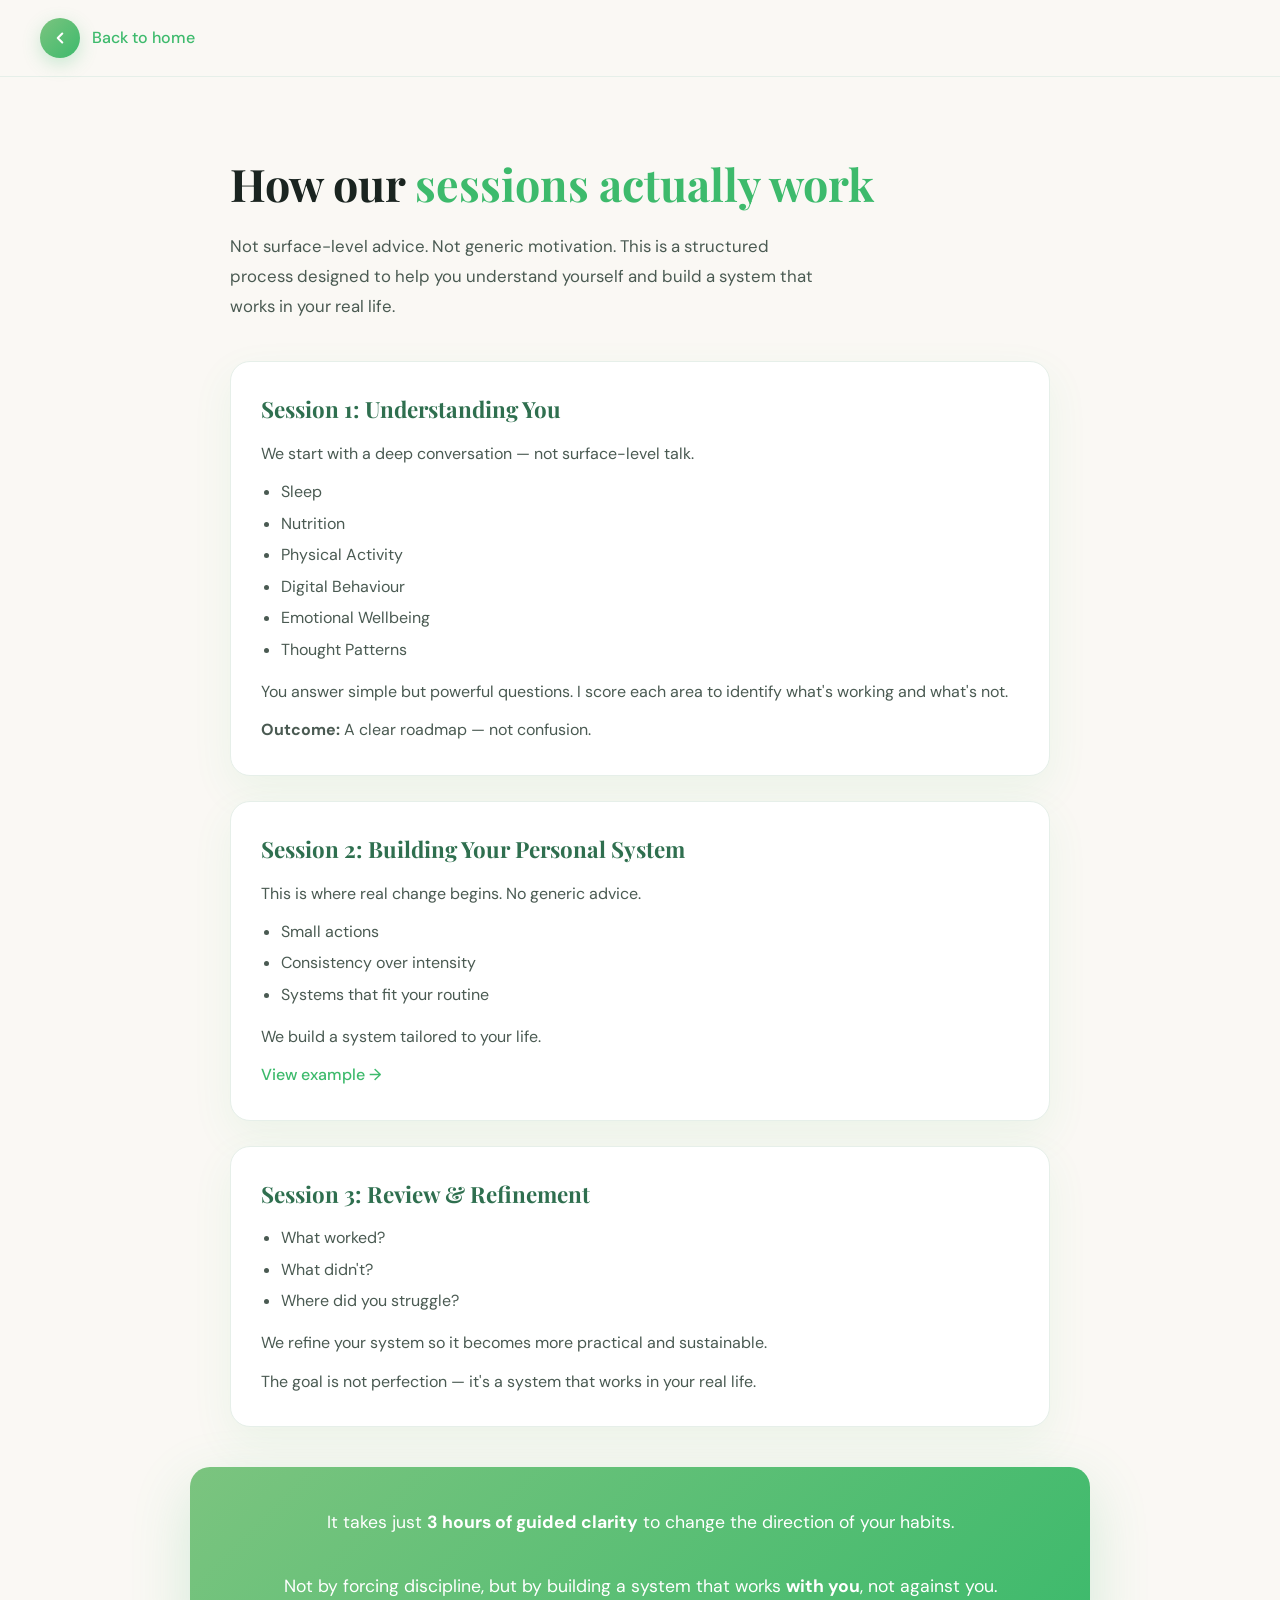
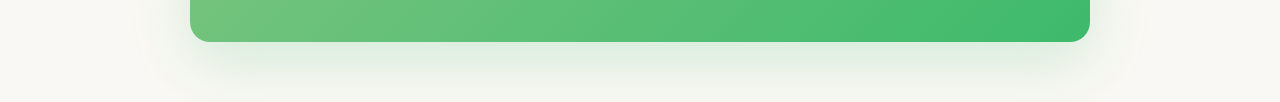
<file: sessions.html>
<!DOCTYPE html>
<html lang="en">
<head>
  <meta charset="UTF-8">
  <meta name="viewport" content="width=device-width, initial-scale=1.0">
  <title>How Sessions Work | Calm+Lab</title>
  <link rel="preconnect" href="https://fonts.googleapis.com">
  <link rel="preconnect" href="https://fonts.gstatic.com" crossorigin>
  <link href="https://fonts.googleapis.com/css2?family=Playfair+Display:ital,wght@0,400;0,600;0,700;1,400;1,600&family=DM+Sans:wght@300;400;500&display=swap" rel="stylesheet">
  <link rel="stylesheet" href="sessions.css">
</head>

<body>

  <!-- HEADER -->
  <header class="header">
    <a href="./index.html" class="back-link">
      <span class="arrow-circle">
        <svg viewBox="0 0 24 24" fill="none" aria-hidden="true">
          <path d="M15 6L9 12L15 18" stroke="white" stroke-width="2.8" stroke-linecap="round" stroke-linejoin="round"/>
        </svg>
      </span>
      Back to home
    </a>
  </header>

  <!-- HERO -->
  <section class="hero fade-up">
    <h1>How our <span>sessions actually work</span></h1>
    <p>
      Not surface-level advice. Not generic motivation.
      This is a structured process designed to help you understand yourself
      and build a system that works in your real life.
    </p>
  </section>

  <!-- SESSION CARDS -->
  <div class="section">

    <article class="card fade-up">
      <h2>Session 1: Understanding You</h2>
      <p>We start with a deep conversation — not surface-level talk.</p>
      <ul>
        <li>Sleep</li>
        <li>Nutrition</li>
        <li>Physical Activity</li>
        <li>Digital Behaviour</li>
        <li>Emotional Wellbeing</li>
        <li>Thought Patterns</li>
      </ul>
      <p>
        You answer simple but powerful questions.
        I score each area to identify what's working and what's not.
      </p>
      <p><strong>Outcome:</strong> A clear roadmap — not confusion.</p>
    </article>

    <article class="card fade-up">
      <h2>Session 2: Building Your Personal System</h2>
      <p>This is where real change begins. No generic advice.</p>
      <ul>
        <li>Small actions</li>
        <li>Consistency over intensity</li>
        <li>Systems that fit your routine</li>
      </ul>
      <p>We build a system tailored to your life.</p>
      <p>
        <a href="https://www.linkedin.com/posts/md-litu2003_productivity-systems-selfimprovement-share-7450441171782483968-IcbO"
           target="_blank" rel="noopener noreferrer" class="link">
          View example →
        </a>
      </p>
    </article>

    <article class="card fade-up">
      <h2>Session 3: Review &amp; Refinement</h2>
      <ul>
        <li>What worked?</li>
        <li>What didn't?</li>
        <li>Where did you struggle?</li>
      </ul>
      <p>We refine your system so it becomes more practical and sustainable.</p>
      <p>The goal is not perfection — it's a system that works in your real life.</p>
    </article>

  </div>

  <!-- CTA -->
  <div class="highlight fade-up">
    <p>
      It takes just <strong>3 hours of guided clarity</strong> to change the direction of your habits.
      <br><br>
      Not by forcing discipline,
      but by building a system that works <strong>with you</strong>, not against you.
    </p>
  </div>

  <script src="sessions.js"></script>
</body>
</html>
</file>
<file: index.css>
/* ── CSS Variables ─────────────────────────────────────────── */
:root {
  --green-light: #7bc47f;
  --green-mid:   #3dba6c;
  --green-dark:  #2f6f4f;
  --cream:       #faf8f4;
  --text-dark:   #1a2420;
  --text-body:   #4a5a52;
  --border:      #e6efe9;
  --gradient:    linear-gradient(135deg, #7bc47f, #3dba6c);
  --shadow-card: 0 15px 40px rgba(61,186,108,0.08);
  --radius:      18px;
}

/* ── Reset ── */
*, *::before, *::after { box-sizing: border-box; margin: 0; padding: 0; }
html { scroll-behavior: smooth; }
body {
  font-family: 'DM Sans', sans-serif;
  background: var(--cream);
  color: var(--text-dark);
  line-height: 1.6;
  -webkit-font-smoothing: antialiased;
}

/* ════════════════════════════════════════
   NAV
════════════════════════════════════════ */
nav {
  position: sticky; top: 0; z-index: 200;
  background: rgba(255,255,255,0.97);
  backdrop-filter: blur(10px);
  -webkit-backdrop-filter: blur(10px);
  border-bottom: 1px solid var(--border);
  display: flex; align-items: center;
  justify-content: space-between;
  padding: 0 40px;
  height: 68px;
}
.nav-logo-text { display: flex; align-items: center; gap: 10px; }
.nav-logo-img {
  width: 28px;
  height: 28px;
  object-fit: contain;
  display: block;
  filter: drop-shadow(0 1px 3px rgba(0,0,0,0.15));
}
.brand {
  font-family: 'Playfair Display', serif;
  font-size: 1.4rem; font-weight: 700;
  color: var(--green-dark);
  letter-spacing: -0.02em;
}
.nav-actions { display: flex; align-items: center; gap: 12px; }
.nav-quiz {
  text-decoration: none; font-weight: 500; font-size: 0.9rem;
  color: var(--green-mid);
  border: 1.5px solid var(--green-mid);
  padding: 8px 20px; border-radius: 50px;
  transition: background 0.2s, border-color 0.2s;
}
.nav-quiz:hover { background: rgba(61,186,108,0.07); border-color: var(--green-dark); }
.nav-register {
  text-decoration: none; font-weight: 500; font-size: 0.9rem;
  background: var(--gradient); color: #fff;
  padding: 9px 22px; border-radius: 50px;
  box-shadow: 0 4px 16px rgba(61,186,108,0.28);
  transition: transform 0.2s, box-shadow 0.2s;
  white-space: nowrap;
}
.nav-register:hover { transform: translateY(-2px); box-shadow: 0 8px 24px rgba(61,186,108,0.38); }

/* ════════════════════════════════════════
   HERO — two column
════════════════════════════════════════ */
.hero {
  position: relative;
  width: 100%;
  padding: 80px 6vw 70px;
  display: flex; align-items: center; gap: 48px;
  overflow: hidden;
  background: #eef7f0;
}
.hero-bg {
  position: absolute; inset: 0;
  background: radial-gradient(ellipse at 60% 50%, rgba(61,186,108,0.06) 0%, transparent 70%);
  pointer-events: none;
}
.hero-content { flex: 1 1 0; min-width: 0; position: relative; z-index: 1; }
.hero-tag {
  display: inline-flex; align-items: center; gap: 10px;
  background: rgba(61,186,108,0.08);
  border: 1px solid rgba(61,186,108,0.2);
  color: var(--green-dark);
  border-radius: 50px; padding: 7px 18px;
  font-size: 0.82rem; font-weight: 500;
  margin-bottom: 28px;
}
.hero-tag-dot {
  width: 8px; height: 8px; border-radius: 50%;
  background: var(--green-mid);
  animation: pulse 2s ease-in-out infinite;
}
@keyframes pulse {
  0%,100% { opacity:1; transform:scale(1); }
  50% { opacity:0.5; transform:scale(1.4); }
}
.hero-content h1 {
  font-family: 'Playfair Display', serif;
  font-size: clamp(2rem, 4.5vw, 3.2rem);
  line-height: 1.15; margin-bottom: 22px;
  letter-spacing: -0.02em;
  color: var(--text-dark);
}
.hero-content h1 em { color: var(--green-mid); font-style: italic; }
.hero-sub {
  color: var(--text-body);
  font-size: clamp(0.95rem, 2vw, 1.08rem);
  line-height: 1.8; margin-bottom: 36px;
  max-width: 500px;
}
.hero-actions {
  display: flex; align-items: center;
  gap: 12px; flex-wrap: wrap;
}
.btn-primary {
  display: inline-flex; align-items: center;
  background: var(--gradient); color: #fff;
  text-decoration: none; font-weight: 500;
  padding: 13px 28px; border-radius: 50px;
  font-size: 0.95rem;
  box-shadow: 0 6px 20px rgba(61,186,108,0.28);
  transition: transform 0.22s, box-shadow 0.22s;
}
.btn-primary:hover { transform: translateY(-2px); box-shadow: 0 12px 30px rgba(61,186,108,0.38); }
.btn-ghost {
  display: inline-flex; align-items: center;
  background: transparent; color: var(--text-dark);
  text-decoration: none; font-weight: 500;
  padding: 13px 24px; border-radius: 50px;
  font-size: 0.95rem;
  border: 1.5px solid transparent;
  transition: background 0.2s, color 0.2s;
}
.btn-ghost:hover { background: rgba(61,186,108,0.07); color: var(--green-dark); }

/* Video column */
.hero-video {
  flex: 0 0 46%;
  border-radius: var(--radius); overflow: hidden;
  box-shadow: 0 24px 64px rgba(61,186,108,0.18), 0 0 0 1px var(--border);
  position: relative; aspect-ratio: 16/9;
  background: #000; z-index: 1;
}
.hero-video iframe {
  position: absolute; inset: 0;
  width: 100%; height: 100%;
  border: none; display: block;
}

/* ════════════════════════════════════════
   STORY
════════════════════════════════════════ */
.story {
  background: #fff;
  padding: 100px 40px;
  border-top: 1px solid var(--border);
}
.story-inner {
  max-width: 1000px; margin: 0 auto;
  display: grid; grid-template-columns: 1fr 1fr;
  gap: 60px; align-items: start;
}
.story-text .section-label {
  font-size: 0.78rem; font-weight: 500;
  letter-spacing: 0.1em; text-transform: uppercase;
  color: var(--green-mid); margin-bottom: 14px;
}
.story-text h2 {
  font-family: 'Playfair Display', serif;
  font-size: clamp(1.5rem, 3.5vw, 2.2rem);
  margin-bottom: 24px; line-height: 1.25;
}
.story-text p {
  color: var(--text-body); line-height: 1.85;
  margin-bottom: 18px; font-size: 1rem;
}
.story-text em { color: var(--green-dark); font-style: italic; }
.story-quote {
  margin-top: 30px;
  border-left: 3px solid var(--green-mid);
  padding: 16px 20px;
  background: rgba(61,186,108,0.05);
  border-radius: 0 12px 12px 0;
}
.story-quote p {
  font-family: 'Playfair Display', serif;
  font-size: 1.1rem; color: var(--green-dark);
  font-style: italic; margin: 0;
}
.symptoms h3 {
  font-family: 'Playfair Display', serif;
  font-size: 1.15rem; margin-bottom: 20px;
  color: var(--text-dark);
}
.symptom-list { display: flex; flex-direction: column; gap: 12px; }
.symptom-item {
  display: flex; align-items: center; gap: 14px;
  background: var(--cream);
  border: 1px solid var(--border);
  border-radius: 12px; padding: 12px 16px;
  font-size: 0.95rem; color: var(--text-body);
  transition: transform 0.2s, box-shadow 0.2s;
}
.symptom-item:hover { transform: translateX(4px); box-shadow: var(--shadow-card); }
.symptom-icon { font-size: 1.3rem; flex-shrink: 0; }

/* ════════════════════════════════════════
   WHO IS THIS FOR
════════════════════════════════════════ */
.who-section {
  background: var(--cream);
  padding: 100px 20px;
  text-align: center;
}
.who-inner { max-width: 700px; margin: 0 auto; }
.who-inner h2 {
  font-family: 'Playfair Display', serif;
  font-size: clamp(1.8rem, 4vw, 2.8rem);
  color: var(--text-dark); margin-bottom: 20px;
}
.who-sub {
  font-size: 1.1rem; color: #3a4a45;
  line-height: 1.8; margin-bottom: 32px;
}
.who-list {
  max-width: 500px; margin: 0 auto;
  text-align: left; display: inline-block;
  list-style: none; padding: 0;
}
.who-list li {
  font-size: 1rem; color: #3a4a45;
  line-height: 2; padding-left: 20px;
  position: relative;
}
.who-list li::before {
  content: '•'; position: absolute; left: 0;
  color: var(--green-mid);
}
.who-divider {
  width: 60px; height: 1px;
  background: rgba(0,0,0,0.1);
  margin: 50px auto;
}
.who-scenario {
  font-family: 'Playfair Display', serif;
  font-size: clamp(1.1rem, 2.5vw, 1.3rem);
  color: var(--text-dark); line-height: 1.8;
  max-width: 600px; margin: 0 auto;
}
.who-scarcity {
  margin-top: 50px;
  font-size: 0.95rem; color: #6b8080;
  line-height: 1.6; font-weight: 600;
}

/* ════════════════════════════════════════
   WHAT WE DO
════════════════════════════════════════ */
.what-we-do {
  padding: 100px 40px;
  background: #fff;
  border-top: 1px solid var(--border);
}
.section-header {
  text-align: center; max-width: 700px;
  margin: 0 auto 56px;
}
.section-label {
  display: block;
  font-size: 0.78rem; font-weight: 500;
  letter-spacing: 0.1em; text-transform: uppercase;
  color: var(--green-mid); margin-bottom: 14px;
}
.section-header h2 {
  font-family: 'Playfair Display', serif;
  font-size: clamp(1.6rem, 4vw, 2.4rem);
  line-height: 1.25;
}
.section-header h2 em { color: var(--green-mid); font-style: italic; }
.cards {
  max-width: 1000px; margin: 0 auto;
  display: grid; grid-template-columns: repeat(3, 1fr);
  gap: 24px;
}
.card {
  background: var(--cream);
  border: 1px solid var(--border);
  border-radius: var(--radius); padding: 30px;
  box-shadow: var(--shadow-card);
  transition: transform 0.25s, box-shadow 0.25s;
}
.card:hover { transform: translateY(-4px); box-shadow: 0 22px 50px rgba(61,186,108,0.13); }
.card-icon { font-size: 2rem; margin-bottom: 16px; }
.card h3 {
  font-family: 'Playfair Display', serif;
  font-size: 1.15rem; color: var(--green-dark);
  margin-bottom: 10px;
}
.card p { color: var(--text-body); line-height: 1.8; font-size: 0.95rem; }

/* ════════════════════════════════════════
   FOUNDER
════════════════════════════════════════ */
.founder {
  background: var(--cream);
  padding: 80px 40px;
  border-top: 1px solid var(--border);
}
.founder-inner {
  max-width: 700px; margin: 0 auto;
  text-align: center;
}
.founder-photo-placeholder {
  width: 120px; height: 120px; border-radius: 50%;
  background: var(--border);
  display: flex; align-items: center; justify-content: center;
  font-size: 0.8rem; color: var(--text-body);
  margin: 0 auto 28px; line-height: 1.4;
}
.founder-inner blockquote {
  font-family: 'Playfair Display', serif;
  font-size: clamp(1rem, 2.5vw, 1.2rem);
  color: var(--text-dark); line-height: 1.8;
  font-style: italic; border: none;
  padding: 0; margin-bottom: 20px;
}
.founder-name {
  font-size: 0.88rem; font-weight: 500;
  color: var(--green-mid); letter-spacing: 0.04em;
}

/* ════════════════════════════════════════
   SIX PARAMETERS
════════════════════════════════════════ */
.six-params {
  padding: 100px 40px;
  background: #fff;
  border-top: 1px solid var(--border);
}
.params-intro {
  max-width: 720px; margin: 0 auto 56px;
  text-align: center;
}
.params-intro p { color: var(--text-body); line-height: 1.8; font-size: 1rem; margin-bottom: 14px; }
.params-promise { color: var(--green-dark) !important; font-weight: 500; }
.params-grid {
  max-width: 1000px; margin: 0 auto;
  display: grid; grid-template-columns: repeat(3, 1fr);
  gap: 20px;
}
.param-card {
  background: var(--cream);
  border: 1px solid var(--border);
  border-radius: var(--radius); padding: 24px;
  box-shadow: var(--shadow-card);
  transition: transform 0.25s, box-shadow 0.25s;
  animation-delay: calc(var(--i) * 0.08s);
}
.param-card:hover { transform: translateY(-3px); box-shadow: 0 20px 50px rgba(61,186,108,0.12); }
.param-score {
  display: flex; align-items: center;
  justify-content: space-between;
  margin-bottom: 14px;
}
.score-label { font-size: 0.75rem; font-weight: 500; color: var(--green-mid); }
.score-value { font-weight: 700; color: var(--green-dark); font-size: 1.1rem; }
.param-icon { font-size: 1.8rem; margin-bottom: 10px; }
.param-card h3 {
  font-family: 'Playfair Display', serif;
  font-size: 1.05rem; color: var(--green-dark);
  margin-bottom: 8px;
}
.param-card p { color: var(--text-body); font-size: 0.88rem; line-height: 1.75; margin-bottom: 16px; }
.param-bar {
  height: 6px; background: var(--border); border-radius: 999px; overflow: hidden;
}
.param-fill {
  height: 100%; width: var(--fill);
  background: var(--gradient); border-radius: 999px;
  transition: width 1s ease;
}
.params-cta {
  max-width: 700px; margin: 48px auto 0;
  text-align: center;
}
.params-cta-text {
  background: rgba(61,186,108,0.07);
  border: 1px solid rgba(61,186,108,0.2);
  border-radius: var(--radius); padding: 22px 30px;
  color: var(--text-body); font-size: 1rem; line-height: 1.7;
}
.params-cta-text strong { color: var(--green-dark); }

/* ════════════════════════════════════════
   TESTIMONIALS
════════════════════════════════════════ */
.testimonial {
  padding: 100px 40px;
  background: var(--cream);
  border-top: 1px solid var(--border);
}
.testimonial-inner { max-width: 1000px; margin: 0 auto; }
.main-scroll {
  display: grid; grid-template-columns: repeat(3, 1fr);
  gap: 20px; margin-bottom: 48px;
}
.testimonial-card {
  background: #fff; border: 1px solid var(--border);
  border-radius: var(--radius); padding: 28px;
  box-shadow: var(--shadow-card);
}
.testimonial-card p {
  color: var(--text-body); font-size: 0.93rem;
  line-height: 1.8; margin-bottom: 12px;
  font-style: italic;
}
.testimonial-card p:last-of-type { margin-bottom: 20px; }
.testimonial-author {
  font-size: 0.85rem; font-weight: 600;
  color: var(--green-dark);
}
.scroll-title { margin-bottom: 20px; }
.scroll-title h3 {
  font-family: 'Playfair Display', serif;
  font-size: 1.15rem; color: var(--text-dark);
}
.scroll-container {
  display: grid; grid-template-columns: repeat(4, 1fr);
  gap: 16px;
}
.scroll-card {
  background: #fff; border: 1px solid var(--border);
  border-radius: 14px; padding: 20px;
  box-shadow: var(--shadow-card);
}
.scroll-card p {
  color: var(--text-body); font-size: 0.88rem;
  line-height: 1.7; font-style: italic;
  margin-bottom: 10px;
}
.scroll-card span { font-size: 0.8rem; font-weight: 600; color: var(--green-dark); }

/* ════════════════════════════════════════
   REGISTER
════════════════════════════════════════ */
.register {
  position: relative; overflow: hidden;
  background: var(--gradient);
  padding: 100px 40px; text-align: center;
}
.register-glow {
  position: absolute; inset: 0;
  background: radial-gradient(ellipse at 50% 0%, rgba(255,255,255,0.15) 0%, transparent 70%);
  pointer-events: none;
}
.register-inner { max-width: 700px; margin: 0 auto; position: relative; z-index: 1; }
.register-inner h2 {
  font-family: 'Playfair Display', serif;
  font-size: clamp(1.6rem, 4vw, 2.6rem);
  color: #fff; margin-bottom: 18px; line-height: 1.25;
}
.register-inner p {
  color: rgba(255,255,255,0.88);
  font-size: clamp(0.95rem, 2vw, 1.08rem);
  line-height: 1.8; margin-bottom: 36px;
}
.register-btn {
  display: inline-flex; align-items: center;
  background: #fff; color: var(--green-dark);
  text-decoration: none; font-weight: 700;
  padding: 16px 40px; border-radius: 50px;
  font-size: 1.05rem;
  box-shadow: 0 8px 28px rgba(0,0,0,0.14);
  transition: transform 0.22s, box-shadow 0.22s;
}
.register-btn:hover { transform: translateY(-3px); box-shadow: 0 16px 40px rgba(0,0,0,0.2); }
.followup-block { margin-top: 30px; }
.followup-label { color: rgba(255,255,255,0.7); font-size: 0.85rem; margin-bottom: 10px; }
.followup-btn {
  display: inline-block; padding: 12px 28px;
  background: rgba(255,255,255,0.18);
  border: 1.5px solid rgba(255,255,255,0.4);
  color: #fff; border-radius: 30px;
  text-decoration: none; font-size: 0.9rem; font-weight: 500;
  transition: background 0.2s;
}
.followup-btn:hover { background: rgba(255,255,255,0.28); }

/* ════════════════════════════════════════
   CONTACT
════════════════════════════════════════ */
.contact {
  padding: 80px 40px;
  background: var(--cream);
  border-top: 1px solid var(--border);
}
.contact-inner {
  max-width: 600px; margin: 0 auto;
  text-align: center;
}
.contact-inner h2 {
  font-family: 'Playfair Display', serif;
  font-size: clamp(1.5rem, 3.5vw, 2rem);
  margin-bottom: 14px;
}
.contact-inner > p {
  color: var(--text-body); line-height: 1.8;
  margin-bottom: 32px;
}
.contact-details { text-align: left; display: inline-block; }
.contact-details p {
  color: var(--text-body); margin-bottom: 12px;
  font-size: 0.97rem;
}
.contact-details a {
  color: var(--green-mid); text-decoration: none; font-weight: 500;
}
.contact-details a:hover { text-decoration: underline; }

/* ════════════════════════════════════════
   REVEAL ANIMATION
════════════════════════════════════════ */
.reveal {
  opacity: 0; transform: translateY(28px);
  transition: opacity 0.6s ease, transform 0.6s ease;
}
.reveal.visible { opacity: 1; transform: translateY(0); }

/* ════════════════════════════════════════
   RESPONSIVE
════════════════════════════════════════ */
/* Tablet: stack hero */
@media (max-width: 960px) {
  .hero {
    flex-direction: column;
    gap: 36px; padding: 60px 28px 50px;
    text-align: center;
    align-items: center;
  }
  .hero-content { max-width: 100%; width: 100%; }
  .hero-sub { max-width: 580px; margin-left: auto; margin-right: auto; }
  .hero-actions { justify-content: center; flex-wrap: wrap; }
  .hero-tag { display: flex; justify-content: center; width: fit-content; margin-left: auto; margin-right: auto; }
  .hero-video { flex: none; width: 100%; max-width: 580px; margin: 0 auto; }

  .story-inner { grid-template-columns: 1fr; gap: 40px; }
  .cards { grid-template-columns: 1fr 1fr; }
  .params-grid { grid-template-columns: 1fr 1fr; }
  .main-scroll { grid-template-columns: 1fr; }
  .scroll-container { grid-template-columns: 1fr 1fr; }
}

@media (max-width: 768px) {
  nav { padding: 0 16px; height: 56px; gap: 8px; }
  .brand { font-size: 1.1rem; }
  .nav-logo-img { width: 24px; height: 24px; }
  .nav-actions { gap: 8px; }
  .nav-quiz { padding: 6px 12px; font-size: 0.78rem; }
  .nav-register { padding: 7px 14px; font-size: 0.78rem; }

  .hero { padding: 44px 20px 40px; gap: 32px; }

  .story { padding: 60px 20px; }
  .who-section { padding: 60px 20px; }
  .what-we-do { padding: 60px 20px; }
  .cards { grid-template-columns: 1fr; }
  .six-params { padding: 60px 20px; }
  .params-grid { grid-template-columns: 1fr; }
  .testimonial { padding: 60px 20px; }
  .scroll-container { grid-template-columns: 1fr; }
  .register { padding: 70px 20px; }
  .contact { padding: 60px 20px; }
  .founder { padding: 60px 20px; }
}


/* ════════════════════════════════════════
   FLOATING SOCIAL ICONS — horizontal 3D bounce
════════════════════════════════════════ */
@keyframes float-bounce {
  0%   { transform: translateY(0px)    scale(1)    rotateX(0deg); }
  25%  { transform: translateY(-12px)  scale(1.08) rotateX(8deg); }
  50%  { transform: translateY(-18px)  scale(1.12) rotateX(0deg); }
  75%  { transform: translateY(-8px)   scale(1.05) rotateX(-4deg); }
  100% { transform: translateY(0px)    scale(1)    rotateX(0deg); }
}

@keyframes shadow-pulse {
  0%,100% { transform: scaleX(1);   opacity: 0.35; }
  50%      { transform: scaleX(0.6); opacity: 0.15; }
}

.float-social {
  position: fixed;
  bottom: 28px;
  right: 24px;
  z-index: 999;
  display: flex;
  flex-direction: row;
  gap: 18px;
  align-items: flex-end;
  perspective: 400px;
}

.float-icon-wrap {
  display: flex;
  flex-direction: column;
  align-items: center;
  gap: 6px;
}

.float-icon {
  width: 52px;
  height: 52px;
  border-radius: 50%;
  display: flex;
  align-items: center;
  justify-content: center;
  text-decoration: none;
  box-shadow:
    0 8px 20px rgba(0,0,0,0.22),
    0 2px 6px rgba(0,0,0,0.14),
    inset 0 1px 0 rgba(255,255,255,0.35);
  animation: float-bounce 2s ease-in-out infinite;
  transform-style: preserve-3d;
  will-change: transform;
}

.float-icon svg {
  width: 24px;
  height: 24px;
  filter: drop-shadow(0 1px 2px rgba(0,0,0,0.2));
}

/* stagger each icon */
.float-icon-wrap:nth-child(1) .float-icon { animation-delay: 0s; }
.float-icon-wrap:nth-child(2) .float-icon { animation-delay: 0.3s; }
.float-icon-wrap:nth-child(3) .float-icon { animation-delay: 0.6s; }

/* ground shadow blob */
.float-shadow {
  width: 36px;
  height: 8px;
  border-radius: 50%;
  background: rgba(0,0,0,0.18);
  filter: blur(4px);
  animation: shadow-pulse 2s ease-in-out infinite;
}
.float-icon-wrap:nth-child(1) .float-shadow { animation-delay: 0s; }
.float-icon-wrap:nth-child(2) .float-shadow { animation-delay: 0.3s; }
.float-icon-wrap:nth-child(3) .float-shadow { animation-delay: 0.6s; }

/* pause on hover for interaction */
.float-icon:hover {
  animation-play-state: paused;
  transform: translateY(-22px) scale(1.18) rotateX(0deg);
  box-shadow:
    0 22px 40px rgba(0,0,0,0.26),
    0 4px 10px rgba(0,0,0,0.16),
    inset 0 1px 0 rgba(255,255,255,0.4);
}

.float-yt { background: linear-gradient(135deg, #ff4e4e, #FF0000); color: #fff; }
.float-li { background: linear-gradient(135deg, #2f8de8, #0A66C2); color: #fff; }
.float-wa { background: linear-gradient(135deg, #4be87a, #25D366); color: #fff; }

@media (max-width: 480px) {
  .float-social  { bottom: 16px; right: 12px; gap: 12px; }
  .float-icon    { width: 44px; height: 44px; }
  .float-icon svg { width: 20px; height: 20px; }
  .float-shadow  { width: 28px; height: 6px; }
}
</file>
<file: sessions.css>
/* ── CSS Variables ─────────────────────────────────────────── */
:root {
  --green-light: #7bc47f;
  --green-mid:   #3dba6c;
  --green-dark:  #2f6f4f;
  --cream:       #faf8f4;
  --text-dark:   #1a2420;
  --text-body:   #4a5a52;
  --border:      #e6efe9;
  --gradient:    linear-gradient(135deg, #7bc47f, #3dba6c);
  --shadow-card: 0 15px 40px rgba(61,186,108,0.08);
  --shadow-cta:  0 20px 60px rgba(61,186,108,0.20);
  --radius:      20px;
}

/* ── Reset & Base ──────────────────────────────────────────── */
*, *::before, *::after { box-sizing: border-box; margin: 0; padding: 0; }

html { scroll-behavior: smooth; }

body {
  font-family: 'DM Sans', sans-serif;
  background: var(--cream);
  color: var(--text-dark);
  line-height: 1.6;
  -webkit-font-smoothing: antialiased;
}

/* ── Header ────────────────────────────────────────────────── */
.header {
  padding: 18px 40px;
  border-bottom: 1px solid var(--border);
  background: var(--cream);
  position: sticky;
  top: 0;
  z-index: 100;
  backdrop-filter: blur(8px);
}

.back-link {
  display: inline-flex;
  align-items: center;
  gap: 12px;
  text-decoration: none;
  color: var(--green-mid);
  font-size: 1rem;
  font-weight: 500;
  transition: gap 0.25s ease;
}

.back-link:hover { gap: 16px; }

.arrow-circle {
  width: 40px;
  height: 40px;
  flex-shrink: 0;
  background: var(--gradient);
  border-radius: 50%;
  display: flex;
  align-items: center;
  justify-content: center;
  box-shadow: 0 6px 18px rgba(61,186,108,0.25);
  transition: transform 0.25s ease, box-shadow 0.25s ease;
}

.arrow-circle svg { width: 18px; height: 18px; display: block; }

.back-link:hover .arrow-circle {
  transform: translateX(-4px);
  box-shadow: 0 10px 25px rgba(61,186,108,0.35);
}

/* ── Hero ──────────────────────────────────────────────────── */
.hero {
  padding: 80px 40px 40px;
  max-width: 900px;
  margin: 0 auto;
}

.hero h1 {
  font-family: 'Playfair Display', serif;
  font-size: clamp(1.8rem, 5vw, 2.8rem);
  line-height: 1.2;
  margin-bottom: 20px;
}

.hero h1 span { color: var(--green-mid); }

.hero p {
  color: var(--text-body);
  max-width: 600px;
  line-height: 1.8;
  font-size: clamp(0.95rem, 2.5vw, 1.05rem);
}

/* ── Section Wrapper ───────────────────────────────────────── */
.section {
  max-width: 900px;
  margin: 0 auto 40px;
  padding: 0 40px;
}

/* ── Cards ─────────────────────────────────────────────────── */
.card {
  background: #fff;
  border-radius: var(--radius);
  padding: 30px;
  margin-bottom: 25px;
  border: 1px solid var(--border);
  box-shadow: var(--shadow-card);
  transition: transform 0.25s ease, box-shadow 0.25s ease;
}

.card:hover {
  transform: translateY(-3px);
  box-shadow: 0 22px 55px rgba(61,186,108,0.13);
}

.card h2 {
  font-family: 'Playfair Display', serif;
  font-size: clamp(1.1rem, 3vw, 1.4rem);
  margin-bottom: 12px;
  color: var(--green-dark);
}

.card p {
  color: var(--text-body);
  line-height: 1.8;
  font-size: clamp(0.9rem, 2.2vw, 1rem);
  margin-bottom: 10px;
}

.card p:last-child { margin-bottom: 0; }

/* ── Lists ─────────────────────────────────────────────────── */
ul {
  margin: 10px 0 15px 20px;
  color: var(--text-body);
}

li {
  margin-bottom: 6px;
  font-size: clamp(0.9rem, 2.2vw, 1rem);
  line-height: 1.6;
}

/* ── Links ─────────────────────────────────────────────────── */
.link {
  color: var(--green-mid);
  text-decoration: none;
  font-weight: 500;
  transition: opacity 0.2s;
}
.link:hover { opacity: 0.75; }

/* ── CTA Highlight ─────────────────────────────────────────── */
.highlight {
  max-width: 900px;
  margin: 20px auto 60px;
  padding: 40px;
  border-radius: var(--radius);
  background: var(--gradient);
  color: #fff;
  text-align: center;
  box-shadow: var(--shadow-cta);
}

.highlight p {
  font-size: clamp(0.95rem, 2.5vw, 1.1rem);
  line-height: 1.8;
}

/* ── Fade-in animation ─────────────────────────────────────── */
.fade-up {
  opacity: 0;
  transform: translateY(24px);
  transition: opacity 0.55s ease, transform 0.55s ease;
}
.fade-up.visible {
  opacity: 1;
  transform: translateY(0);
}

/* ── Responsive ────────────────────────────────────────────── */
@media (max-width: 768px) {
  .header { padding: 14px 20px; }

  .hero {
    padding: 40px 20px 28px;
  }

  .section {
    padding: 0 20px;
  }

  .card {
    padding: 22px 20px;
  }

  .highlight {
    margin: 10px 20px 40px;
    padding: 28px 20px;
  }
}

@media (max-width: 480px) {
  .arrow-circle { width: 36px; height: 36px; }
  .arrow-circle svg { width: 16px; height: 16px; }

  .back-link { font-size: 0.9rem; gap: 10px; }

  .card { padding: 18px 16px; border-radius: 14px; }

  .highlight { border-radius: 14px; padding: 22px 16px; }
}
</file>
